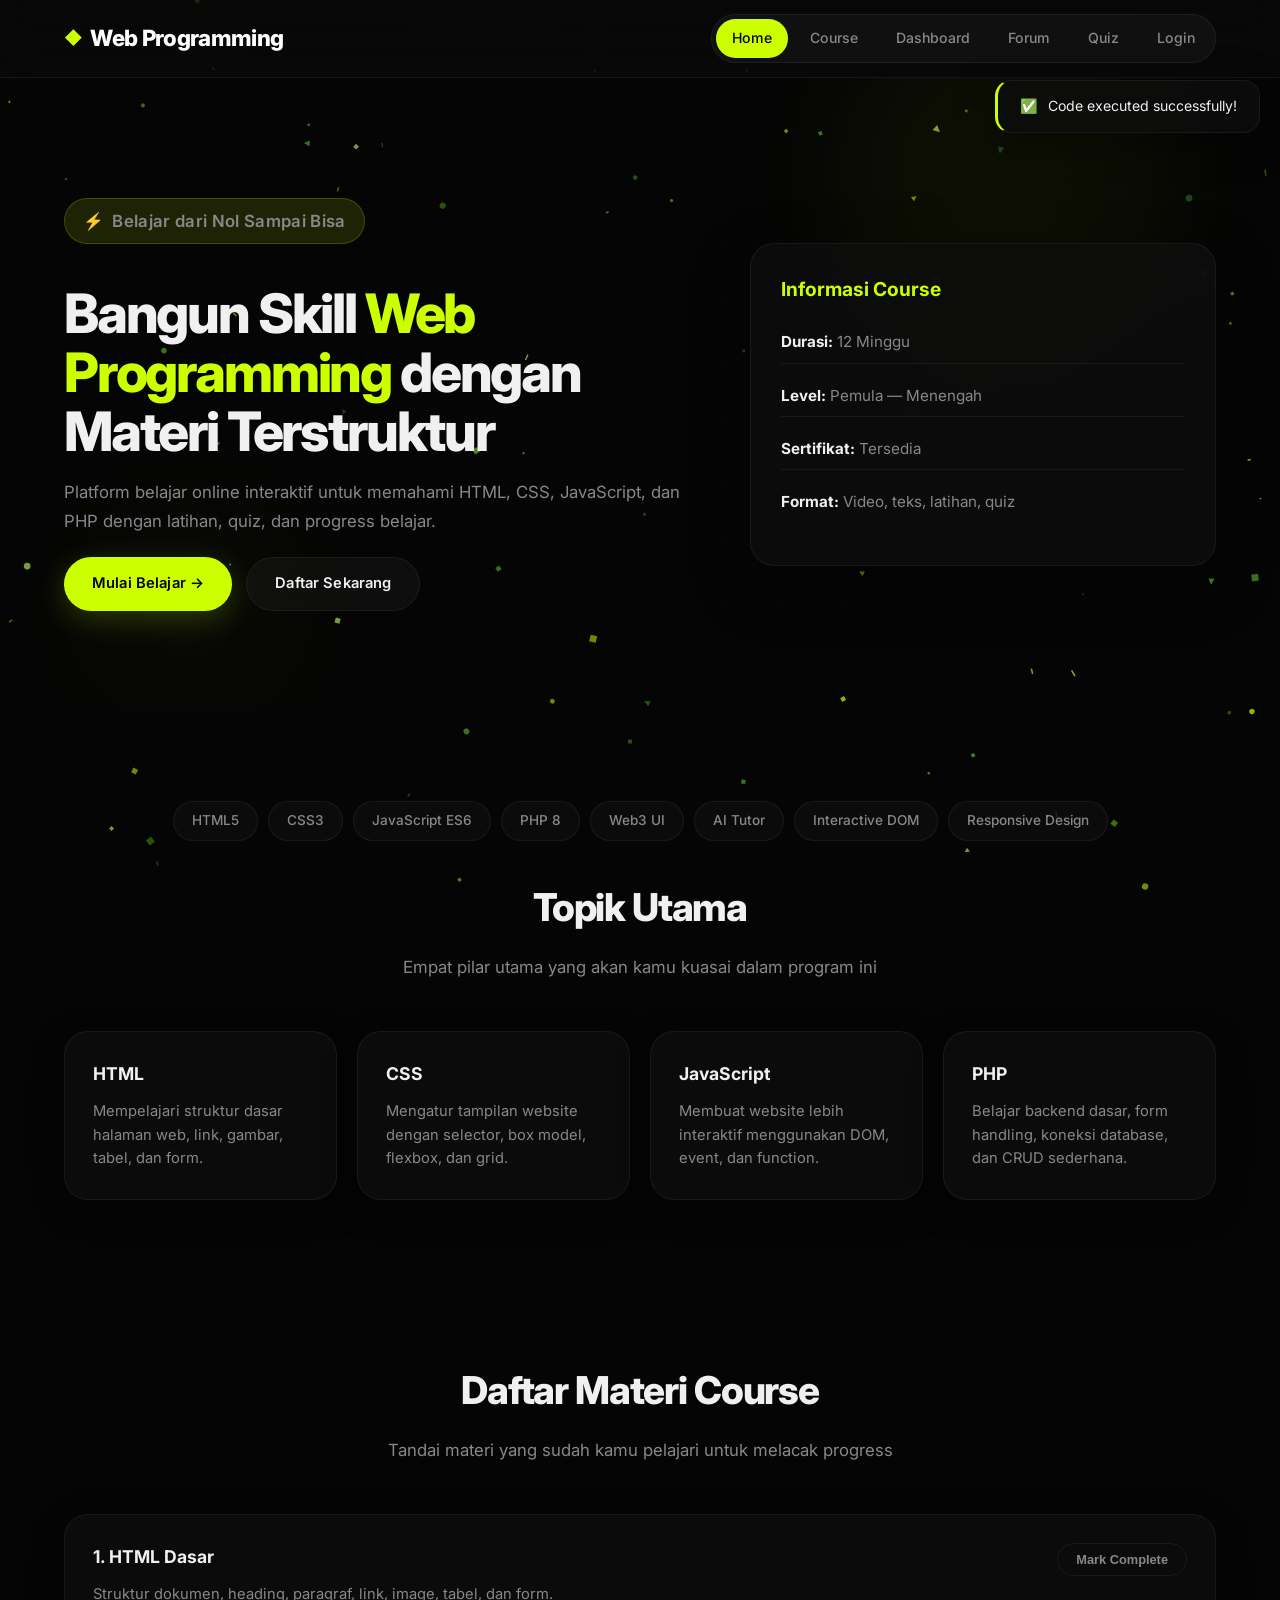
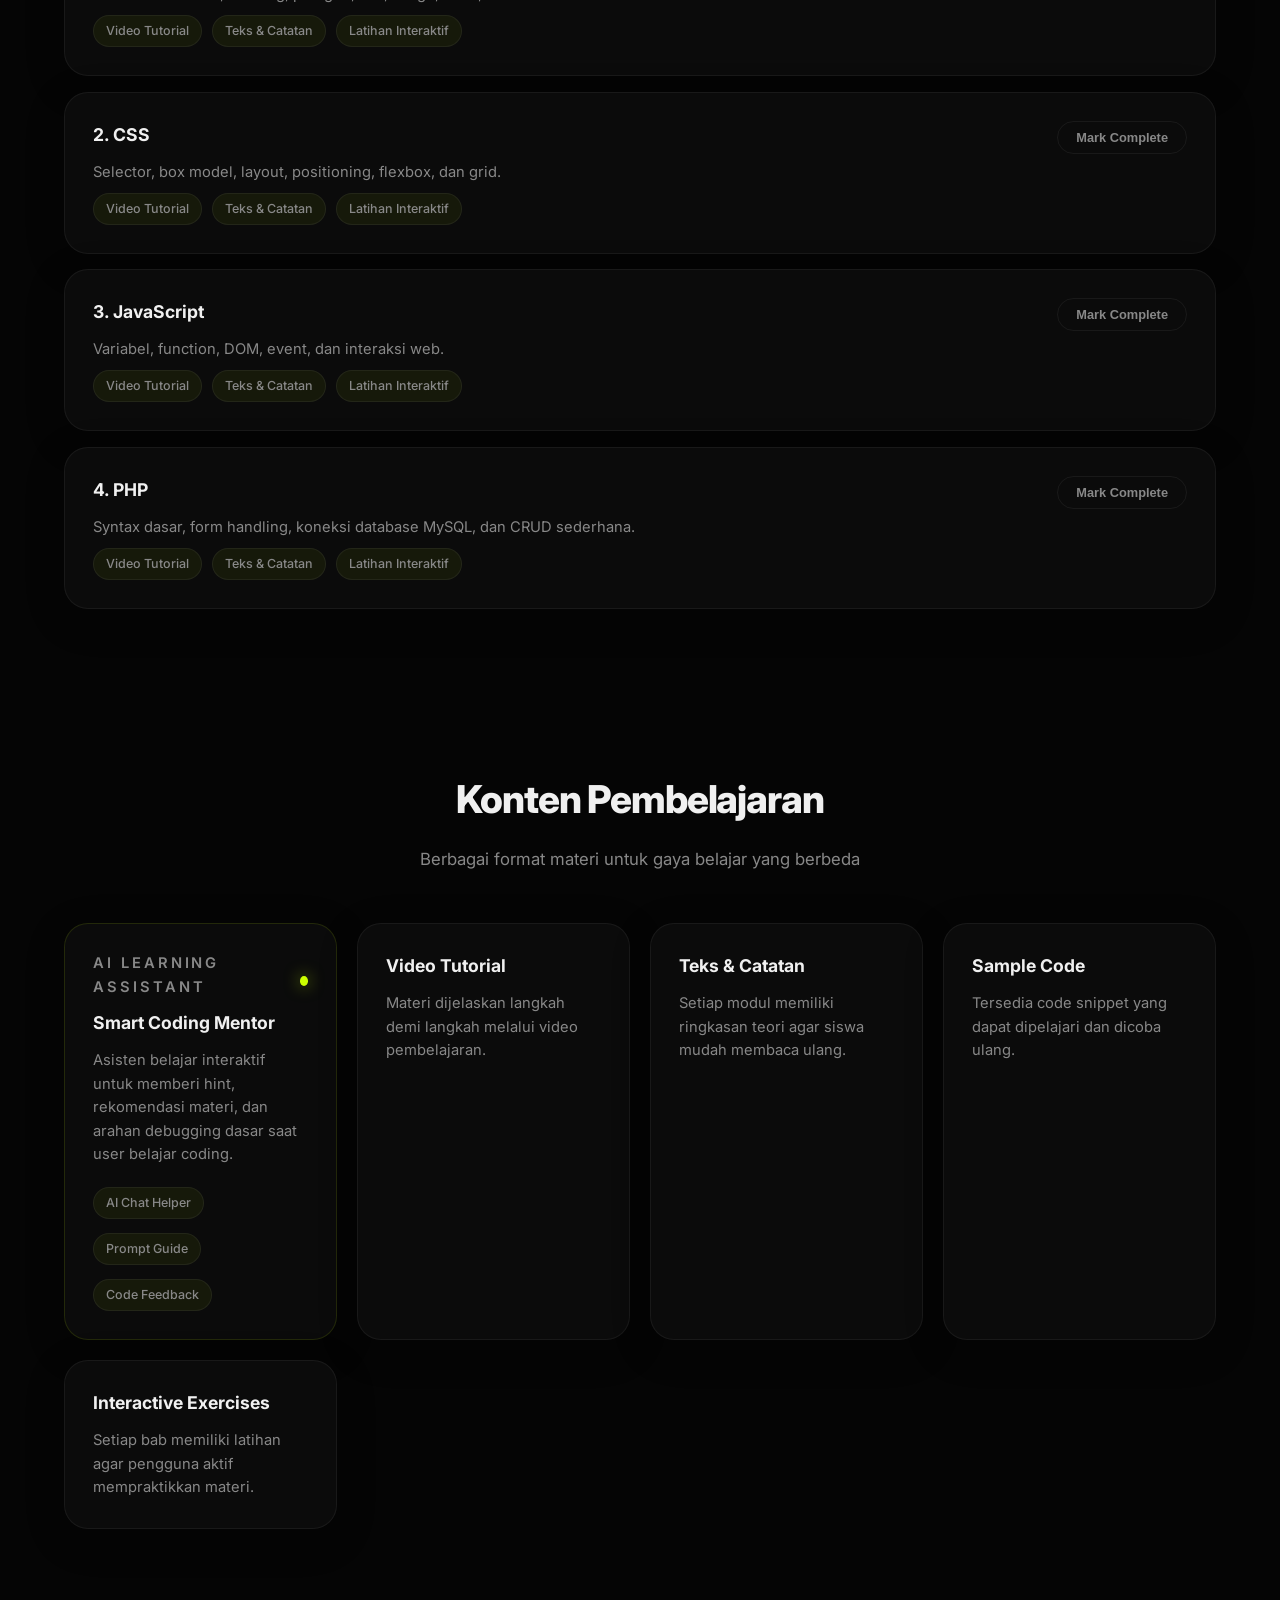
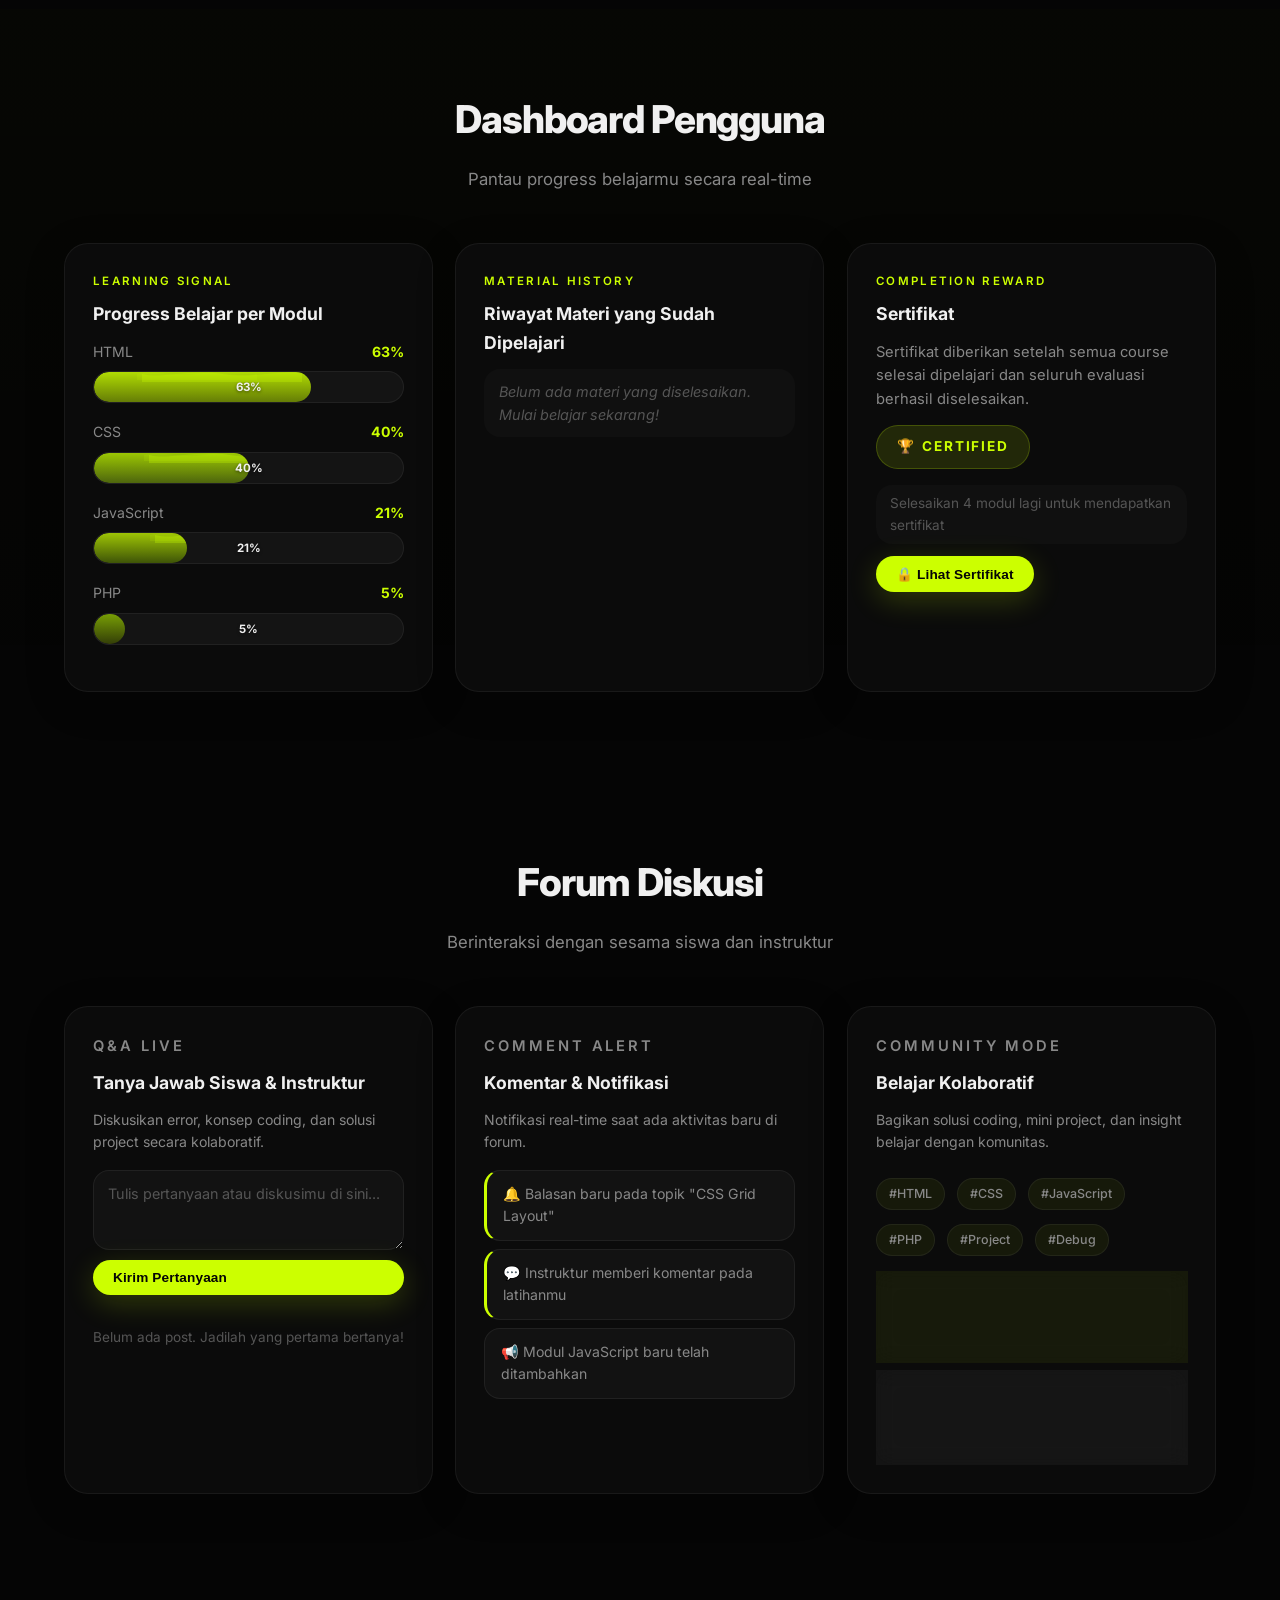
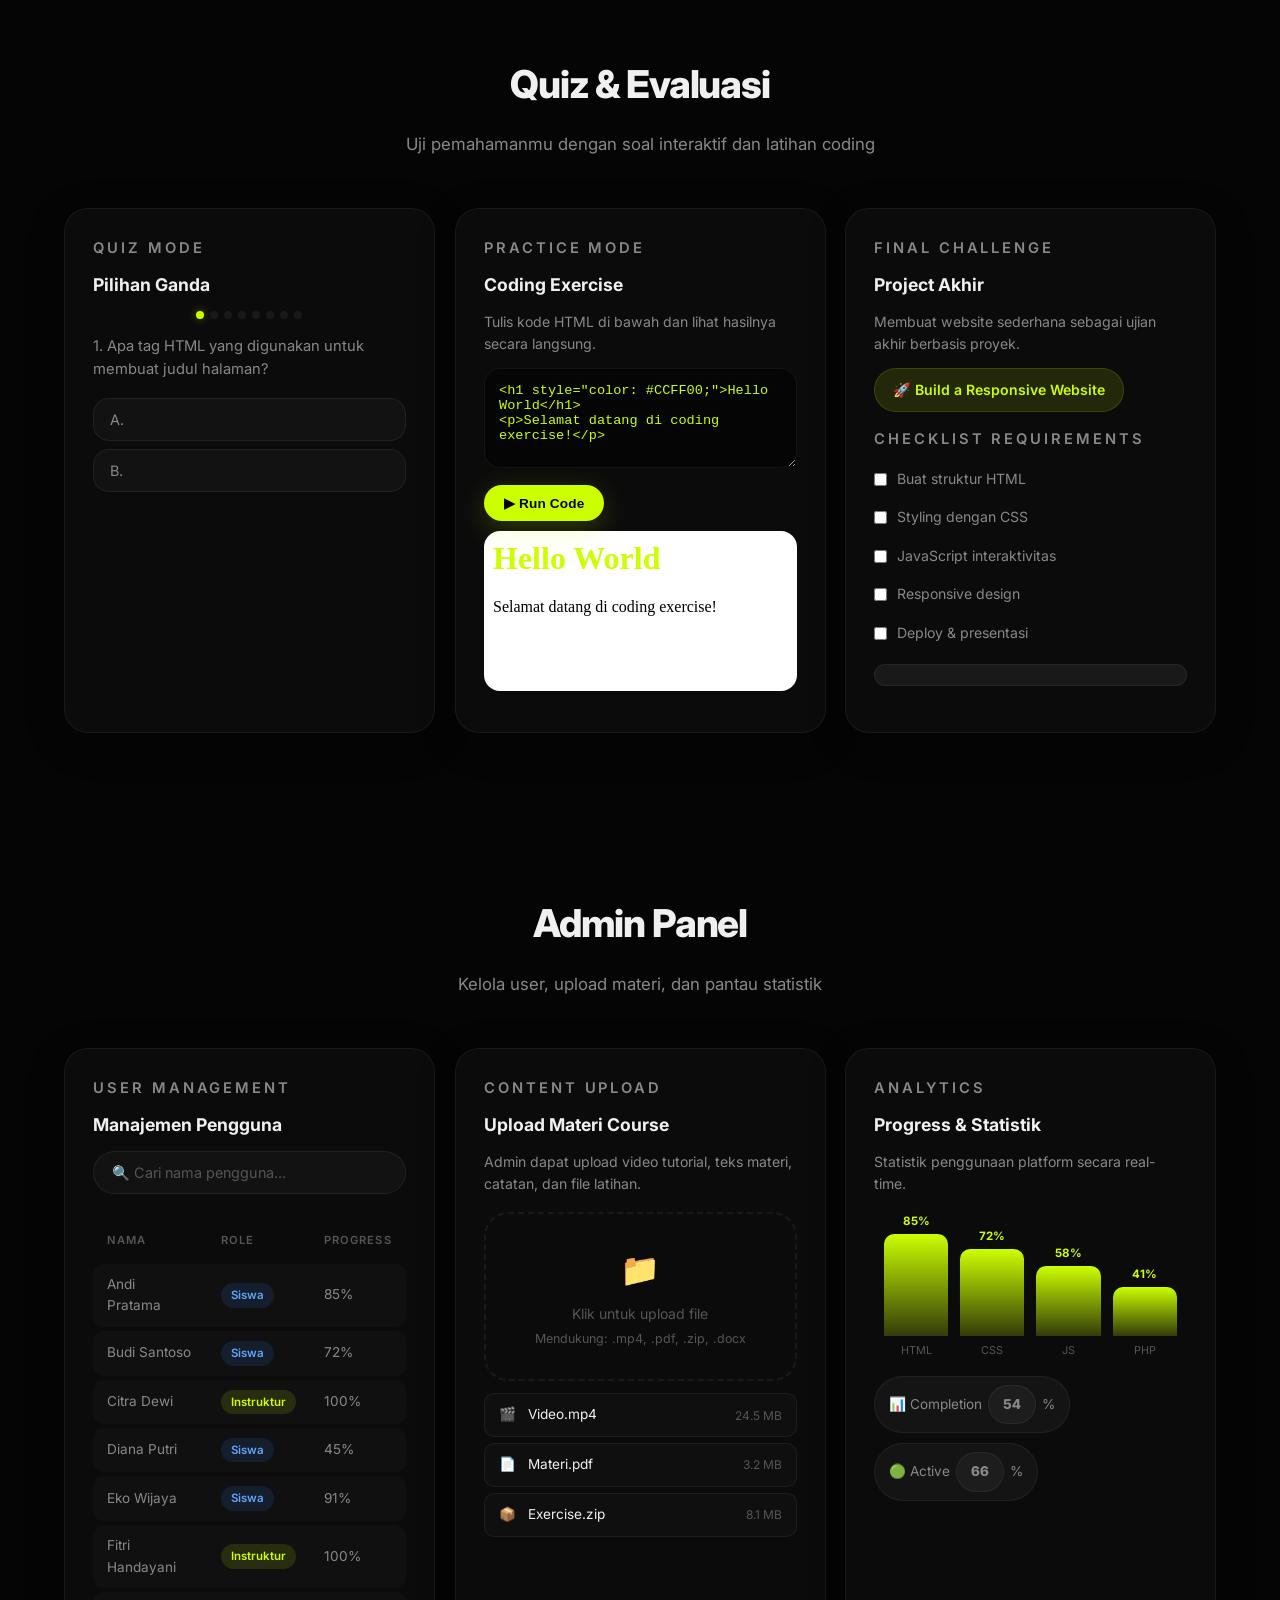
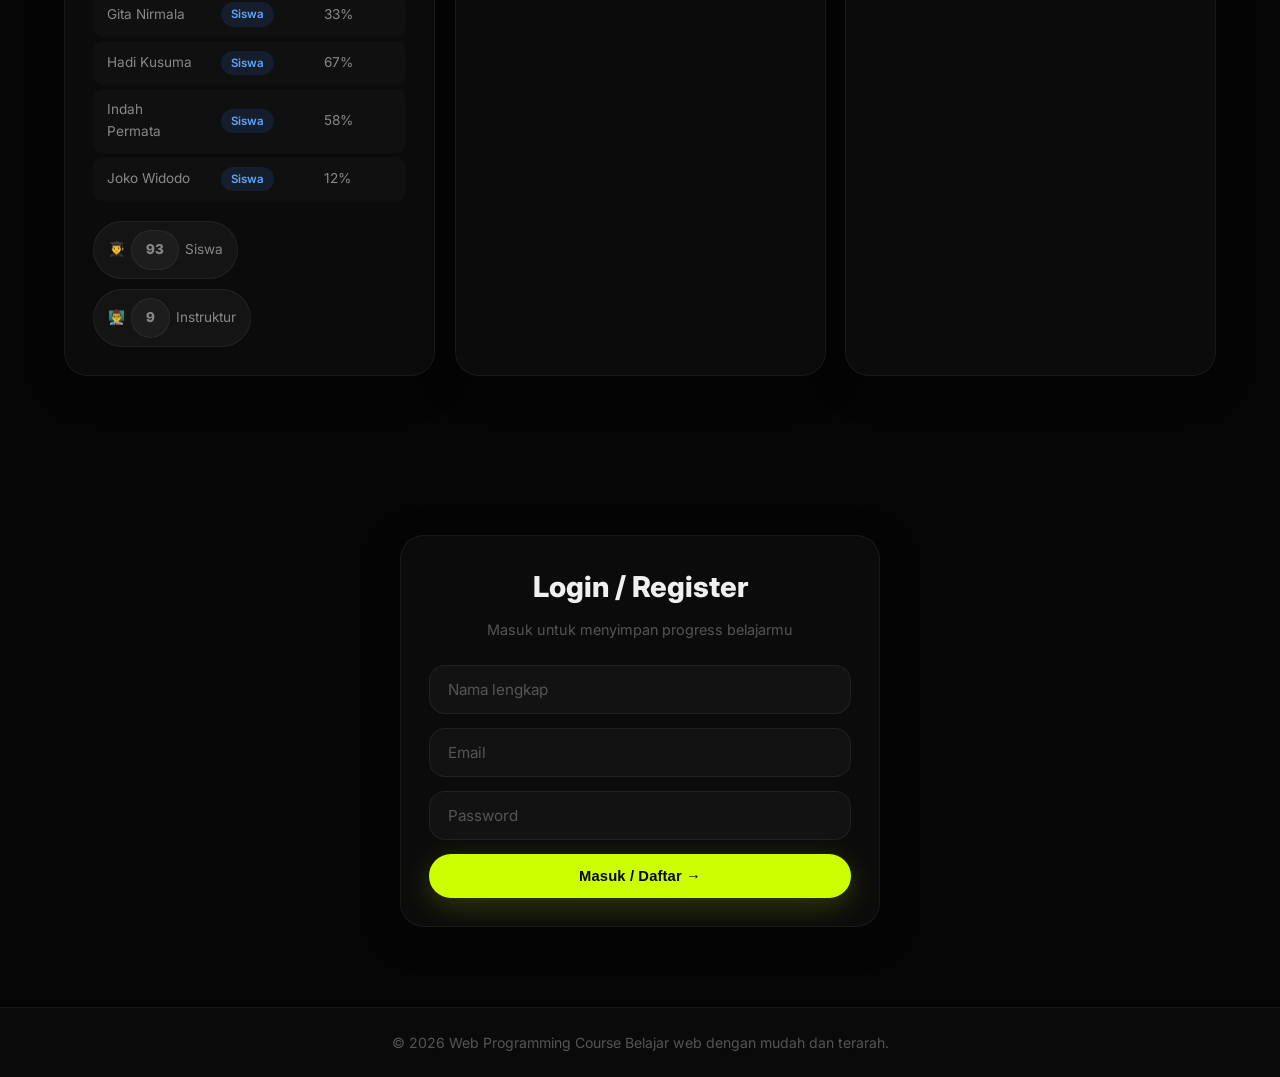
<file: index.html>
<!DOCTYPE html>
<html lang="id">

<head>
  <meta charset="UTF-8" />
  <meta name="viewport" content="width=device-width, initial-scale=1.0" />
  <meta name="description"
    content="Platform belajar Web Programming interaktif — HTML, CSS, JavaScript, PHP dengan quiz, forum diskusi, dan sertifikat." />
  <title>Course Web Programming Rasya </title>
  <link rel="stylesheet" href="style.css" />
</head>

<body>
  <div class="interactive-bg">
    <canvas id="particle-canvas"></canvas>
    <div class="grid-layer"></div>
  </div>

  <!-- Toast Notifications Container -->
  <div class="toast-container" id="toast-container"></div>

  <!-- Certificate Modal -->
  <div class="modal-overlay" id="certificate-modal">
    <div class="modal-content">
      <button class="modal-close" id="cert-modal-close">&times;</button>
      <div class="certificate-display">
        <div class="cert-icon">🏆</div>
        <h3>Certificate of Completion</h3>
        <p class="cert-detail">Web Programming Course</p>
        <p class="cert-name" id="cert-user-name">— Your Name —</p>
        <p class="cert-detail">has successfully completed all modules including<br>HTML, CSS, JavaScript, and PHP</p>
        <p class="cert-date" id="cert-date"></p>
      </div>
      <div style="display: flex; gap: 10px; margin-top: 20px; justify-content: center;">
        <button class="btn btn-primary btn-sm" id="cert-download">⬇ Download Certificate</button>
        <button class="btn btn-secondary btn-sm" id="cert-modal-close-btn">Close</button>
      </div>
    </div>
  </div>

  <header class="navbar">
    <div class="container">
      <h1 class="logo">Web Programming</h1>
      <nav>
        <ul class="nav-menu" id="nav-menu">
          <li><a href="#home" class="active">Home</a></li>
          <li><a href="#course">Course</a></li>
          <li><a href="#dashboard">Dashboard</a></li>
          <li><a href="#forum">Forum</a></li>
          <li><a href="#quiz-section">Quiz</a></li>
          <li><a href="#login">Login</a></li>
        </ul>
      </nav>
    </div>
  </header>

  <main>
    <!-- ═══════════════ HERO ═══════════════ -->
    <section class="hero" id="home">
      <div class="container hero-content">
        <div class="hero-text">
          <p class="badge">Belajar dari Nol Sampai Bisa</p>
          <h2>Bangun Skill <span class="accent-word">Web Programming</span> dengan Materi Terstruktur</h2>
          <p>
            Platform belajar online interaktif untuk memahami HTML, CSS,
            JavaScript, dan PHP dengan latihan, quiz, dan progress belajar.
          </p>
          <div class="hero-buttons">
            <a href="#course" class="btn btn-primary">Mulai Belajar →</a>
            <a href="#login" class="btn btn-secondary">Daftar Sekarang</a>
          </div>
        </div>
        <div class="hero-card">
          <h3>Informasi Course</h3>
          <ul>
            <li><strong>Durasi:</strong> 12 Minggu</li>
            <li><strong>Level:</strong> Pemula — Menengah</li>
            <li><strong>Sertifikat:</strong> Tersedia</li>
            <li><strong>Format:</strong> Video, teks, latihan, quiz</li>
          </ul>
        </div>
      </div>
    </section>

    <!-- ═══════════════ TOPICS ═══════════════ -->
    <section class="topics reveal">
      <div class="container">
        <div class="tech-marquee">
          <span>HTML5</span>
          <span>CSS3</span>
          <span>JavaScript ES6</span>
          <span>PHP 8</span>
          <span>Web3 UI</span>
          <span>AI Tutor</span>
          <span>Interactive DOM</span>
          <span>Responsive Design</span>
        </div>

        <h2 class="section-title">Topik Utama</h2>
        <p class="section-subtitle">Empat pilar utama yang akan kamu kuasai dalam program ini</p>
        <div class="card-grid">
          <article class="card">
            <h3>HTML</h3>
            <p>Mempelajari struktur dasar halaman web, link, gambar, tabel, dan form.</p>
          </article>
          <article class="card">
            <h3>CSS</h3>
            <p>Mengatur tampilan website dengan selector, box model, flexbox, dan grid.</p>
          </article>
          <article class="card">
            <h3>JavaScript</h3>
            <p>Membuat website lebih interaktif menggunakan DOM, event, dan function.</p>
          </article>
          <article class="card">
            <h3>PHP</h3>
            <p>Belajar backend dasar, form handling, koneksi database, dan CRUD sederhana.</p>
          </article>
        </div>
      </div>
    </section>

    <!-- ═══════════════ COURSE MATERIALS ═══════════════ -->
    <section class="course-section reveal" id="course">
      <div class="container">
        <h2 class="section-title">Daftar Materi Course</h2>
        <p class="section-subtitle">Tandai materi yang sudah kamu pelajari untuk melacak progress</p>
        <div class="course-list" id="course-list">
          <article class="course-item" data-module="html">
            <div class="course-info">
              <h3>1. HTML Dasar</h3>
              <p>Struktur dokumen, heading, paragraf, link, image, tabel, dan form.</p>
              <span class="tag">Video Tutorial</span>
              <span class="tag">Teks & Catatan</span>
              <span class="tag">Latihan Interaktif</span>
            </div>
            <button class="btn-mark-complete" data-course="html-dasar" onclick="toggleCourseComplete(this)">Mark
              Complete</button>
          </article>

          <article class="course-item" data-module="css">
            <div class="course-info">
              <h3>2. CSS</h3>
              <p>Selector, box model, layout, positioning, flexbox, dan grid.</p>
              <span class="tag">Video Tutorial</span>
              <span class="tag">Teks & Catatan</span>
              <span class="tag">Latihan Interaktif</span>
            </div>
            <button class="btn-mark-complete" data-course="css" onclick="toggleCourseComplete(this)">Mark
              Complete</button>
          </article>

          <article class="course-item" data-module="js">
            <div class="course-info">
              <h3>3. JavaScript</h3>
              <p>Variabel, function, DOM, event, dan interaksi web.</p>
              <span class="tag">Video Tutorial</span>
              <span class="tag">Teks & Catatan</span>
              <span class="tag">Latihan Interaktif</span>
            </div>
            <button class="btn-mark-complete" data-course="javascript" onclick="toggleCourseComplete(this)">Mark
              Complete</button>
          </article>

          <article class="course-item" data-module="php">
            <div class="course-info">
              <h3>4. PHP</h3>
              <p>Syntax dasar, form handling, koneksi database MySQL, dan CRUD sederhana.</p>
              <span class="tag">Video Tutorial</span>
              <span class="tag">Teks & Catatan</span>
              <span class="tag">Latihan Interaktif</span>
            </div>
            <button class="btn-mark-complete" data-course="php" onclick="toggleCourseComplete(this)">Mark
              Complete</button>
          </article>
        </div>
      </div>
    </section>

    <!-- ═══════════════ LEARNING CONTENT ═══════════════ -->
    <section class="learning-content reveal">
      <div class="container">
        <h2 class="section-title">Konten Pembelajaran</h2>
        <p class="section-subtitle">Berbagai format materi untuk gaya belajar yang berbeda</p>
        <div class="card-grid">
          <article class="card ai-card">
            <div class="ai-card-top">
              <p class="mini-label">AI Learning Assistant</p>
              <span class="status-dot"></span>
            </div>
            <h3>Smart Coding Mentor</h3>
            <p>
              Asisten belajar interaktif untuk memberi hint, rekomendasi materi,
              dan arahan debugging dasar saat user belajar coding.
            </p>
            <div class="ai-pill-row">
              <span class="tag">AI Chat Helper</span>
              <span class="tag">Prompt Guide</span>
              <span class="tag">Code Feedback</span>
            </div>
          </article>
          <article class="card">
            <h3>Video Tutorial</h3>
            <p>Materi dijelaskan langkah demi langkah melalui video pembelajaran.</p>
          </article>
          <article class="card">
            <h3>Teks & Catatan</h3>
            <p>Setiap modul memiliki ringkasan teori agar siswa mudah membaca ulang.</p>
          </article>
          <article class="card">
            <h3>Sample Code</h3>
            <p>Tersedia code snippet yang dapat dipelajari dan dicoba ulang.</p>
          </article>
          <article class="card">
            <h3>Interactive Exercises</h3>
            <p>Setiap bab memiliki latihan agar pengguna aktif mempraktikkan materi.</p>
          </article>
        </div>
      </div>
    </section>

    <!-- Feature Showcase removed -->

    <!-- ═══════════════ DASHBOARD ═══════════════ -->
    <section class="dashboard reveal" id="dashboard">
      <div class="container">
        <h2 class="section-title">Dashboard Pengguna</h2>
        <p class="section-subtitle">Pantau progress belajarmu secara real-time</p>
        <div class="dashboard-grid">
          <!-- Progress Card -->
          <div class="dashboard-card" id="progress-card">
            <p class="mini-label">Learning Signal</p>
            <h3>Progress Belajar per Modul</h3>

            <div class="progress-label"><span>HTML</span><span id="html-percent">0%</span></div>
            <div class="liquid-progress-bar" data-percent="70" data-color="html">
              <div class="liquid-fill" id="progress-html">
                <div class="liquid-wave"></div>
                <div class="liquid-wave liquid-wave-back"></div>
              </div>
              <span class="liquid-percent-text">0%</span>
            </div>

            <div class="progress-label"><span>CSS</span><span id="css-percent">0%</span></div>
            <div class="liquid-progress-bar" data-percent="50" data-color="css">
              <div class="liquid-fill" id="progress-css">
                <div class="liquid-wave"></div>
                <div class="liquid-wave liquid-wave-back"></div>
              </div>
              <span class="liquid-percent-text">0%</span>
            </div>

            <div class="progress-label"><span>JavaScript</span><span id="js-percent">0%</span></div>
            <div class="liquid-progress-bar" data-percent="30" data-color="js">
              <div class="liquid-fill" id="progress-js">
                <div class="liquid-wave"></div>
                <div class="liquid-wave liquid-wave-back"></div>
              </div>
              <span class="liquid-percent-text">0%</span>
            </div>

            <div class="progress-label"><span>PHP</span><span id="php-percent">0%</span></div>
            <div class="liquid-progress-bar" data-percent="10" data-color="php">
              <div class="liquid-fill" id="progress-php">
                <div class="liquid-wave"></div>
                <div class="liquid-wave liquid-wave-back"></div>
              </div>
              <span class="liquid-percent-text">0%</span>
            </div>
          </div>

          <!-- History Card -->
          <div class="dashboard-card timeline-card">
            <p class="mini-label">Material History</p>
            <h3>Riwayat Materi yang Sudah Dipelajari</h3>
            <ul class="timeline-list" id="history-list">
              <li class="empty-state">Belum ada materi yang diselesaikan. Mulai belajar sekarang!</li>
            </ul>
          </div>

          <!-- Certificate Card -->
          <div class="dashboard-card certificate-card">
            <p class="mini-label">Completion Reward</p>
            <h3>Sertifikat</h3>
            <p style="color: var(--text-secondary); font-size: 0.92rem;">
              Sertifikat diberikan setelah semua course selesai dipelajari
              dan seluruh evaluasi berhasil diselesaikan.
            </p>
            <div class="certificate-badge">CERTIFIED</div>
            <div class="certificate-status" id="cert-status">
              Selesaikan semua 4 modul untuk mendapatkan sertifikat
            </div>
            <button class="btn btn-primary small-btn" id="btn-view-cert" onclick="openCertificateModal()" disabled>
              🔒 Lihat Sertifikat
            </button>
          </div>
        </div>
      </div>
    </section>

    <!-- ═══════════════ FORUM ═══════════════ -->
    <section class="forum reveal" id="forum">
      <div class="container">
        <h2 class="section-title">Forum Diskusi</h2>
        <p class="section-subtitle">Berinteraksi dengan sesama siswa dan instruktur</p>
        <div class="forum-grid">
          <!-- Q&A Card with real posting -->
          <article class="card forum-card">
            <p class="mini-label">Q&A Live</p>
            <h3>Tanya Jawab Siswa & Instruktur</h3>
            <p style="color: var(--text-secondary); font-size: 0.88rem;">Diskusikan error, konsep coding, dan solusi
              project secara kolaboratif.</p>

            <div class="forum-post-form">
              <textarea id="forum-input" placeholder="Tulis pertanyaan atau diskusimu di sini..."
                maxlength="500"></textarea>
              <button class="btn btn-primary btn-sm" onclick="postForumMessage()">Kirim Pertanyaan</button>
            </div>

            <div class="forum-posts-list" id="forum-posts">
              <!-- Posts loaded dynamically -->
            </div>
          </article>

          <!-- Notifications -->
          <article class="card forum-card">
            <p class="mini-label">Comment Alert</p>
            <h3>Komentar & Notifikasi</h3>
            <p style="color: var(--text-secondary); font-size: 0.88rem;">Notifikasi real-time saat ada aktivitas baru di
              forum.</p>
            <div class="notification-stack" id="notification-stack">
              <div class="notification-item unread">🔔 Balasan baru pada topik "CSS Grid Layout"</div>
              <div class="notification-item unread">💬 Instruktur memberi komentar pada latihanmu</div>
              <div class="notification-item">📢 Modul JavaScript baru telah ditambahkan</div>
            </div>
          </article>

          <!-- Community -->
          <article class="card forum-card">
            <p class="mini-label">Community Mode</p>
            <h3>Belajar Kolaboratif</h3>
            <p style="color: var(--text-secondary); font-size: 0.88rem;">Bagikan solusi coding, mini project, dan
              insight belajar dengan komunitas.</p>
            <div class="forum-tags">
              <span class="tag">#HTML</span>
              <span class="tag">#CSS</span>
              <span class="tag">#JavaScript</span>
              <span class="tag">#PHP</span>
              <span class="tag">#Project</span>
              <span class="tag">#Debug</span>
            </div>
            <div class="chat-preview" style="margin-top: 16px;">
              <div class="chat-bubble student">
                <div class="bubble-meta"><span class="bubble-author">Siswa</span><span>2 min ago</span></div>
                Bagaimana cara pakai flexbox untuk navbar?
              </div>
              <div class="chat-bubble instructor">
                <div class="bubble-meta"><span class="bubble-author">Instruktur</span><span>1 min ago</span></div>
                Gunakan <code>display: flex</code> lalu atur <code>justify-content</code>.
              </div>
            </div>
          </article>
        </div>
      </div>
    </section>

    <!-- ═══════════════ QUIZ & EVALUATION ═══════════════ -->
    <section class="quiz-section reveal" id="quiz-section">
      <div class="container">
        <h2 class="section-title">Quiz & Evaluasi</h2>
        <p class="section-subtitle">Uji pemahamanmu dengan soal interaktif dan latihan coding</p>
        <div class="card-grid">
          <!-- Interactive Quiz -->
          <article class="card quiz-card">
            <p class="mini-label">Quiz Mode</p>
            <h3>Pilihan Ganda</h3>
            <div class="quiz-progress-indicator" id="quiz-progress">
              <!-- dots generated by JS -->
            </div>
            <p id="quiz-question" style="color: var(--text-secondary); font-size: 0.92rem; margin-bottom: 12px;">Loading
              question...</p>
            <div class="quiz-options" id="quiz-options">
              <!-- options generated by JS -->
            </div>
            <div style="display: flex; gap: 10px; margin-top: 14px;">
              <button class="btn btn-secondary btn-sm" id="quiz-next" onclick="nextQuizQuestion()"
                style="display:none;">Next →</button>
              <button class="btn btn-primary btn-sm" id="quiz-restart" onclick="restartQuiz()" style="display:none;">🔄
                Restart Quiz</button>
            </div>
            <div class="quiz-score-display" id="quiz-score" style="display:none;">
              <div class="score-number" id="score-value">0/0</div>
              <div class="score-label">Jawaban Benar</div>
            </div>
          </article>

          <!-- Coding Exercise -->
          <article class="card quiz-card">
            <p class="mini-label">Practice Mode</p>
            <h3>Coding Exercise</h3>
            <p style="color: var(--text-secondary); font-size: 0.88rem;">Tulis kode HTML di bawah dan lihat hasilnya
              secara langsung.</p>
            <textarea class="code-editor-area" id="code-editor" placeholder="<!-- Tulis kode HTML di sini -->
<h1>Hello World</h1>
<p style='color: green;'>Ini adalah latihan coding!</p>">&lt;h1 style="color: #CCFF00;"&gt;Hello World&lt;/h1&gt;
&lt;p&gt;Selamat datang di coding exercise!&lt;/p&gt;</textarea>
            <button class="btn btn-primary btn-sm" onclick="runCode()" style="margin-top: 10px;">▶ Run Code</button>
            <div class="code-output-frame">
              <iframe id="code-output" title="Code Output" sandbox="allow-same-origin"></iframe>
            </div>
          </article>

          <!-- Final Project -->
          <article class="card quiz-card">
            <p class="mini-label">Final Challenge</p>
            <h3>Project Akhir</h3>
            <p style="color: var(--text-secondary); font-size: 0.88rem;">Membuat website sederhana sebagai ujian akhir
              berbasis proyek.</p>
            <div class="project-chip">🚀 Build a Responsive Website</div>
            <div style="margin-top: 16px;">
              <p class="mini-label" style="margin-bottom: 8px;">Checklist Requirements</p>
              <div id="project-checklist">
                <label
                  style="display: flex; align-items: center; gap: 10px; padding: 8px 0; cursor: pointer; color: var(--text-secondary); font-size: 0.88rem;">
                  <input type="checkbox" class="project-check" onchange="updateProjectProgress()"> Buat struktur HTML
                </label>
                <label
                  style="display: flex; align-items: center; gap: 10px; padding: 8px 0; cursor: pointer; color: var(--text-secondary); font-size: 0.88rem;">
                  <input type="checkbox" class="project-check" onchange="updateProjectProgress()"> Styling dengan CSS
                </label>
                <label
                  style="display: flex; align-items: center; gap: 10px; padding: 8px 0; cursor: pointer; color: var(--text-secondary); font-size: 0.88rem;">
                  <input type="checkbox" class="project-check" onchange="updateProjectProgress()"> JavaScript
                  interaktivitas
                </label>
                <label
                  style="display: flex; align-items: center; gap: 10px; padding: 8px 0; cursor: pointer; color: var(--text-secondary); font-size: 0.88rem;">
                  <input type="checkbox" class="project-check" onchange="updateProjectProgress()"> Responsive design
                </label>
                <label
                  style="display: flex; align-items: center; gap: 10px; padding: 8px 0; cursor: pointer; color: var(--text-secondary); font-size: 0.88rem;">
                  <input type="checkbox" class="project-check" onchange="updateProjectProgress()"> Deploy & presentasi
                </label>
              </div>
              <div class="progress-bar" style="margin-top: 12px;">
                <div class="progress html" id="project-progress" style="width: 0%;">0%</div>
              </div>
            </div>
          </article>
        </div>
      </div>
    </section>

    <!-- ═══════════════ ADMIN SECTION ═══════════════ -->
    <section class="admin-section reveal">
      <div class="container">
        <h2 class="section-title">Admin Panel</h2>
        <p class="section-subtitle">Kelola user, upload materi, dan pantau statistik</p>
        <div class="card-grid">
          <!-- User Management -->
          <article class="card admin-card">
            <p class="mini-label">User Management</p>
            <h3>Manajemen Pengguna</h3>
            <input type="text" class="admin-search" id="admin-search" placeholder="🔍 Cari nama pengguna..."
              oninput="filterUsers()">
            <table class="admin-user-table">
              <thead>
                <tr>
                  <th>Nama</th>
                  <th>Role</th>
                  <th>Progress</th>
                </tr>
              </thead>
              <tbody id="admin-user-tbody">
                <!-- Populated by JS -->
              </tbody>
            </table>
            <div class="stats-row" style="margin-top: 16px;">
              <span>👨‍🎓 <span class="stat-counter" data-target="128" id="stat-students">0</span> Siswa</span>
              <span>👨‍🏫 <span class="stat-counter" data-target="12" id="stat-instructors">0</span> Instruktur</span>
            </div>
          </article>

          <!-- Upload Materials -->
          <article class="card admin-card">
            <p class="mini-label">Content Upload</p>
            <h3>Upload Materi Course</h3>
            <p style="color: var(--text-secondary); font-size: 0.88rem;">Admin dapat upload video tutorial, teks materi,
              catatan, dan file latihan.</p>
            <div class="upload-area" id="upload-area" onclick="simulateUpload()">
              <div class="upload-icon">📁</div>
              <p>Klik untuk upload file</p>
              <p class="upload-hint">Mendukung: .mp4, .pdf, .zip, .docx</p>
            </div>
            <div class="uploaded-files-list" id="uploaded-files">
              <div class="uploaded-file">
                <span><span class="file-icon">🎬</span> Video.mp4</span>
                <span class="file-size">24.5 MB</span>
              </div>
              <div class="uploaded-file">
                <span><span class="file-icon">📄</span> Materi.pdf</span>
                <span class="file-size">3.2 MB</span>
              </div>
              <div class="uploaded-file">
                <span><span class="file-icon">📦</span> Exercise.zip</span>
                <span class="file-size">8.1 MB</span>
              </div>
            </div>
          </article>

          <!-- Analytics -->
          <article class="card admin-card">
            <p class="mini-label">Analytics</p>
            <h3>Progress & Statistik</h3>
            <p style="color: var(--text-secondary); font-size: 0.88rem;">Statistik penggunaan platform secara real-time.
            </p>
            <div class="stats-chart" id="admin-chart">
              <div class="chart-bar" data-label="HTML" data-value="85" style="height: 0%;">
                <span class="chart-value">85%</span>
              </div>
              <div class="chart-bar" data-label="CSS" data-value="72" style="height: 0%;">
                <span class="chart-value">72%</span>
              </div>
              <div class="chart-bar" data-label="JS" data-value="58" style="height: 0%;">
                <span class="chart-value">58%</span>
              </div>
              <div class="chart-bar" data-label="PHP" data-value="41" style="height: 0%;">
                <span class="chart-value">41%</span>
              </div>
            </div>
            <div class="stats-row" style="margin-top: 40px;">
              <span>📊 Completion <span class="stat-counter" data-target="74" id="stat-completion">0</span>%</span>
              <span>🟢 Active <span class="stat-counter" data-target="91" id="stat-active">0</span>%</span>
            </div>
          </article>
        </div>
      </div>
    </section>

    <section class="login-section reveal" id="login">
      <div class="container login-box">
        <h2>Login / Register</h2>
        <p class="login-subtitle">Masuk untuk menyimpan progress belajarmu</p>
        <form id="login-form" onsubmit="handleLogin(event)">
          <input type="text" id="login-name" placeholder="Nama lengkap" required />
          <input type="email" id="login-email" placeholder="Email" required />
          <input type="password" placeholder="Password" required />
          <button type="submit" class="btn btn-primary">Masuk / Daftar →</button>
        </form>
      </div>
    </section>
  </main>

  <footer class="footer">
    <div class="container">
      <p>© 2026 Web Programming Course Belajar web dengan mudah dan terarah.</p>
    </div>
  </footer>

  <script src="script.js"></script>
</body>

</html>
</file>
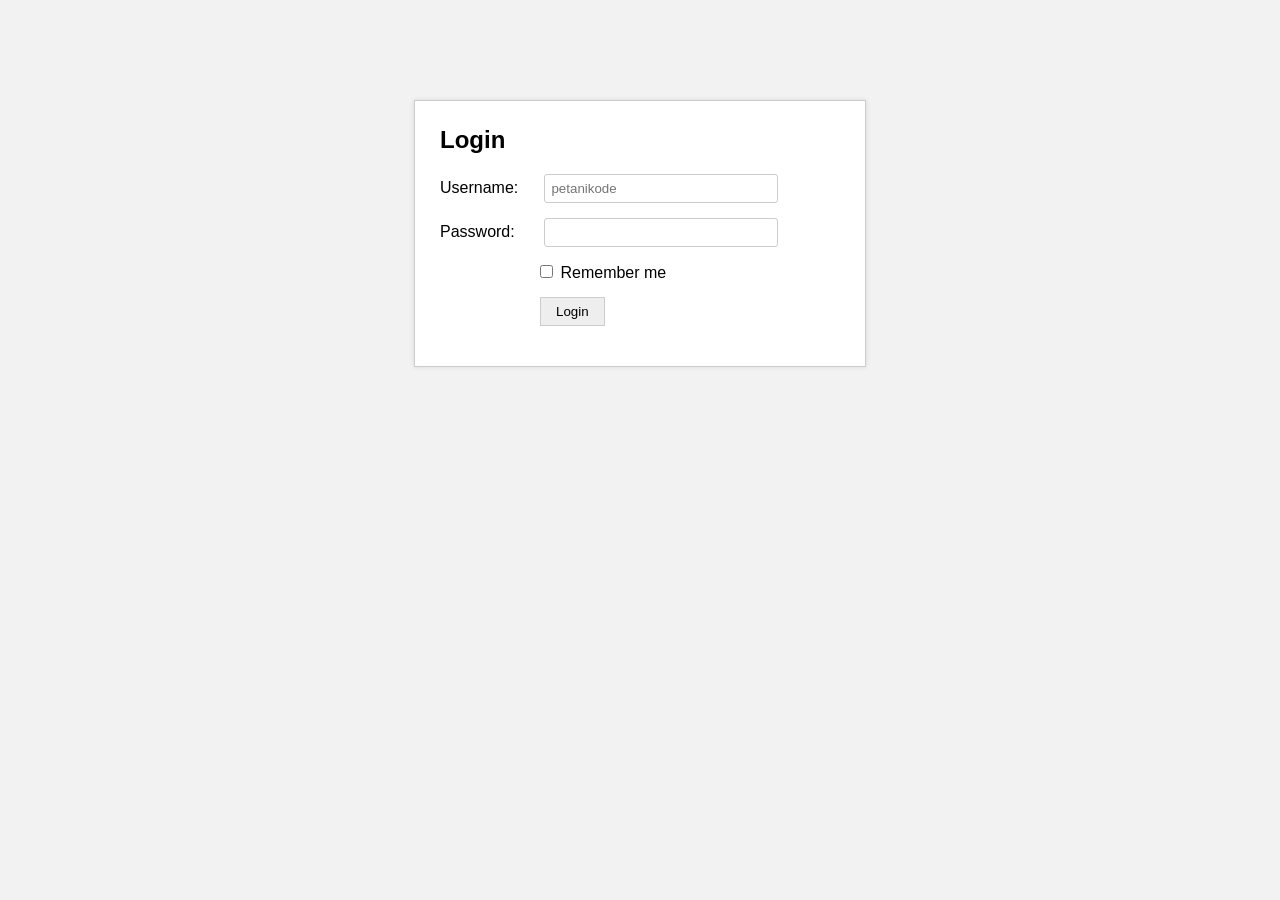
<file: Login-Tabel/login.html>
<!DOCTYPE html>
<html lang="id">
<head>
<meta charset="UTF-8">
<meta name="viewport" content="width=device-width, initial-scale=1.0">
<title>Login Form</title>

<style>
body {
    font-family: Arial, sans-serif;
    background-color: #f2f2f2;
}

.login-box {
    width: 400px;
    margin: 100px auto;
    padding: 25px;
    border: 1px solid #ccc;
    background: #fff;
    box-shadow: 0 0 5px rgba(0,0,0,0.1);
}

.login-box h2 {
    margin-top: 0;
    margin-bottom: 20px;
}

.form-group {
    margin-bottom: 15px;
}

label {
    display: inline-block;
    width: 100px;
}

input[type="text"],
input[type="password"] {
    width: 220px;
    padding: 6px;
    border: 1px solid #ccc;
    border-radius: 3px;
}

input[type="checkbox"] {
    margin-left: 100px;
}

button {
    margin-left: 100px;
    padding: 6px 15px;
    border: 1px solid #ccc;
    background-color: #eee;
    cursor: pointer;
}

button:hover {
    background-color: #ddd;
}
</style>
</head>

<body>

<div class="login-box">
    <h2>Login</h2>
    
    <div class="form-group">
        <label>Username:</label>
        <input type="text" placeholder="petanikode">
    </div>
    
    <div class="form-group">
        <label>Password:</label>
        <input type="password">
    </div>
    
    <div class="form-group">
        <input type="checkbox"> Remember me
    </div>
    
    <div class="form-group">
        <button>Login</button>
    </div>
</div>

</body>
</html>
</file>
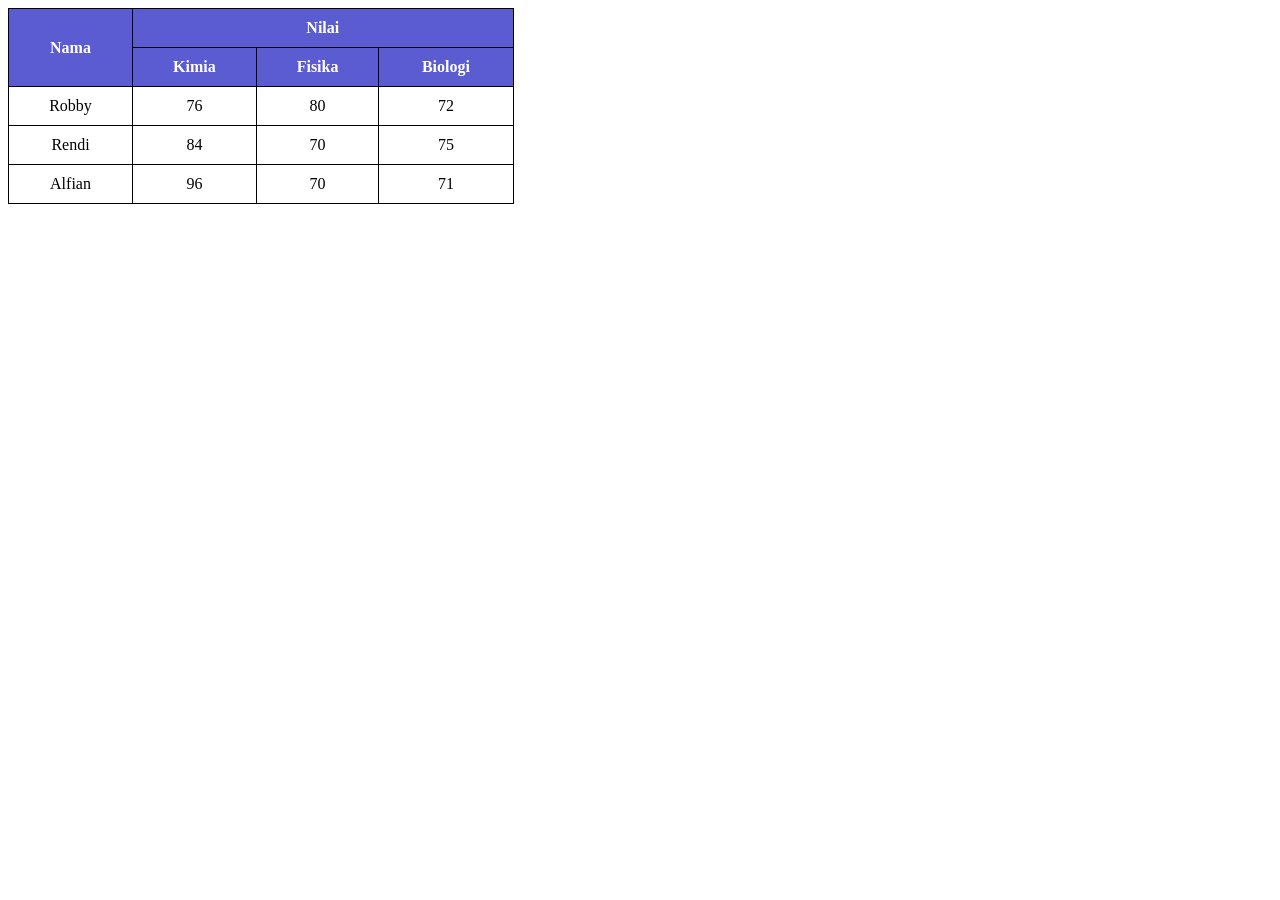
<file: Login-Tabel/tabel.html>
<html>
    <head>
        <title>Tabel Nilai</title>
        <style>
            table {
                border-collapse: collapse;
                width: 40%;
            }
            th, td {
                border: 1px solid rgb(0, 0, 0);
                padding: 10px;
                text-align: center;
            }
            th {
                background-color: rgb(92, 92, 210);
                color: white
            }
        </style>
    </head>
</html>
<table>
    <tr>
        <th rowspan="2">Nama</th>
        <th colspan="10">Nilai</th>
    </tr>
    <tr>
        <th>Kimia</th>
        <th>Fisika</th>
        <th>Biologi</th>
    </tr>
        <td>Robby</td>
        <td>76</td>
        <td>80</td>
        <td>72</td>
    </tr>
    <tr>
        <td>Rendi</td>
        <td>84</td>
        <td>70</td>
        <td>75</td>
    </tr>
    <tr>
        <td>Alfian</td>
        <td>96</td>
        <td>70</td>
        <td>71</td>
    </tr>
</table>
</file>
<file: style.css>
@import url('https://fonts.googleapis.com/css2?family=Inter:wght@300;400;500;600;700;800;900&display=swap');

* {
  margin: 0;
  padding: 0;
  box-sizing: border-box;
}

:root {
  --mouse-x: 50vw;
  --mouse-y: 50vh;
  --wave-x: 50%;
  --bg-primary: #050505;
  --bg-secondary: #0a0a0a;
  --bg-card: rgba(14, 14, 14, 0.85);
  --bg-card-hover: rgba(20, 20, 20, 0.92);
  --accent: #CCFF00;
  --accent-dim: rgba(204, 255, 0, 0.12);
  --accent-glow: rgba(204, 255, 0, 0.3);
  --accent-soft: rgba(204, 255, 0, 0.06);
  --text-primary: #f0f0f0;
  --text-secondary: #888;
  --text-muted: #555;
  --border: rgba(255, 255, 255, 0.06);
  --border-hover: rgba(204, 255, 0, 0.25);
  --glass: rgba(255, 255, 255, 0.03);
  --glass-border: rgba(255, 255, 255, 0.08);
  --radius-sm: 10px;
  --radius-md: 16px;
  --radius-lg: 24px;
  --radius-pill: 999px;
  --shadow-glow: 0 0 40px rgba(204, 255, 0, 0.08);
  --transition-fast: 0.2s cubic-bezier(0.4, 0, 0.2, 1);
  --transition-smooth: 0.4s cubic-bezier(0.4, 0, 0.2, 1);
}

html {
  scroll-behavior: smooth;
}

body {
  font-family: 'Inter', -apple-system, BlinkMacSystemFont, sans-serif;
  line-height: 1.6;
  background: var(--bg-primary);
  color: var(--text-primary);
  overflow-x: hidden;
  -webkit-font-smoothing: antialiased;
}

.container {
  width: 90%;
  max-width: 1200px;
  margin: 0 auto;
  position: relative;
  z-index: 2;
}

/* ═══════════════════════════════════════
   INTERACTIVE BACKGROUND
   ═══════════════════════════════════════ */
.interactive-bg {
  position: fixed;
  inset: 0;
  overflow: hidden;
  pointer-events: none;
  z-index: 0;
}

.mouse-glow {
  display: none;
}

#particle-canvas {
  position: absolute;
  inset: 0;
  width: 100%;
  height: 100%;
}

.grid-layer {
  position: absolute;
  inset: 0;
  background-image:
    linear-gradient(rgba(204, 255, 0, 0.02) 1px, transparent 1px),
    linear-gradient(90deg, rgba(204, 255, 0, 0.02) 1px, transparent 1px);
  background-size: 60px 60px;
  mask-image: radial-gradient(circle at center, black 25%, transparent 85%);
  opacity: 0.6;
}

/* ═══════════════════════════════════════
   NAVBAR — Glassmorphic Pill
   ═══════════════════════════════════════ */
.navbar {
  background: rgba(10, 10, 10, 0.6);
  color: white;
  padding: 14px 0;
  position: sticky;
  top: 0;
  z-index: 100;
  backdrop-filter: blur(24px);
  -webkit-backdrop-filter: blur(24px);
  border-bottom: 1px solid var(--border);
}

.navbar .container {
  display: flex;
  justify-content: space-between;
  align-items: center;
  gap: 20px;
}

.logo {
  font-size: 1.4rem;
  font-weight: 800;
  letter-spacing: -0.03em;
  display: flex;
  align-items: center;
  gap: 8px;
}

.logo::before {
  content: "◆";
  color: var(--accent);
  font-size: 1.1rem;
}

.nav-menu {
  list-style: none;
  display: flex;
  gap: 6px;
  flex-wrap: wrap;
  background: rgba(255, 255, 255, 0.04);
  padding: 4px;
  border-radius: var(--radius-pill);
  border: 1px solid var(--border);
}

.nav-menu li a {
  color: var(--text-secondary);
  text-decoration: none;
  font-weight: 500;
  font-size: 0.88rem;
  padding: 8px 16px;
  border-radius: var(--radius-pill);
  transition: var(--transition-fast);
  display: block;
}

.nav-menu li a:hover,
.nav-menu li a.active {
  color: var(--bg-primary);
  background: var(--accent);
  text-decoration: none;
}

/* ═══════════════════════════════════════
   HERO SECTION
   ═══════════════════════════════════════ */
.hero {
  position: relative;
  padding: 120px 0 100px;
  overflow: hidden;
}

.hero::before,
.hero::after {
  content: "";
  position: absolute;
  border-radius: 50%;
  filter: blur(60px);
  opacity: 0.3;
  transition: transform 0.6s ease;
}

.hero::before {
  width: 350px;
  height: 350px;
  top: -80px;
  right: 8%;
  background: rgba(204, 255, 0, 0.15);
}

.hero::after {
  width: 250px;
  height: 250px;
  bottom: -20px;
  left: 5%;
  background: rgba(204, 255, 0, 0.08);
}

.hero:hover::before {
  transform: translate(-20px, 20px) scale(1.1);
}

.hero:hover::after {
  transform: translate(20px, -15px) scale(1.15);
}

.hero-content {
  display: flex;
  justify-content: space-between;
  align-items: center;
  gap: 60px;
  flex-wrap: wrap;
}

.hero-text {
  flex: 1 1 500px;
}

.hero-text h2 {
  font-size: 3.4rem;
  margin: 18px 0;
  color: var(--text-primary);
  line-height: 1.08;
  font-weight: 800;
  letter-spacing: -0.04em;
}

.hero-text h2 span.accent-word {
  color: var(--accent);
}

.hero-text p {
  margin-bottom: 22px;
  color: var(--text-secondary);
  font-size: 1.05rem;
  line-height: 1.7;
}

.badge {
  display: inline-flex;
  align-items: center;
  gap: 8px;
  background: var(--accent-dim);
  color: var(--accent);
  padding: 8px 18px;
  border-radius: var(--radius-pill);
  font-weight: 600;
  font-size: 0.85rem;
  border: 1px solid rgba(204, 255, 0, 0.2);
  letter-spacing: 0.02em;
}

.badge::before {
  content: "⚡";
}

.hero-card {
  flex: 1 1 340px;
  background: var(--bg-card);
  padding: 30px;
  border-radius: var(--radius-lg);
  border: 1px solid var(--border);
  box-shadow: 0 20px 60px rgba(0, 0, 0, 0.4);
  backdrop-filter: blur(20px);
  position: relative;
  z-index: 2;
  transition: var(--transition-smooth);
}

.hero-card:hover {
  border-color: var(--border-hover);
  box-shadow: var(--shadow-glow), 0 20px 60px rgba(0, 0, 0, 0.4);
}

.hero-card h3 {
  margin-bottom: 18px;
  color: var(--accent);
  font-weight: 700;
  font-size: 1.2rem;
}

.hero-card ul {
  list-style: none;
}

.hero-card li {
  margin-bottom: 12px;
  padding: 8px 0;
  border-bottom: 1px solid var(--border);
  color: var(--text-secondary);
  font-size: 0.95rem;
}

.hero-card li:last-child {
  border-bottom: none;
}

.hero-card li strong {
  color: var(--text-primary);
}

.hero-buttons {
  display: flex;
  gap: 14px;
  flex-wrap: wrap;
}

/* ═══════════════════════════════════════
   BUTTONS
   ═══════════════════════════════════════ */
.btn {
  display: inline-flex;
  align-items: center;
  gap: 8px;
  padding: 14px 28px;
  border-radius: var(--radius-pill);
  text-decoration: none;
  font-weight: 600;
  font-size: 0.92rem;
  transition: var(--transition-fast);
  cursor: pointer;
  border: none;
  letter-spacing: 0.01em;
}

.btn-primary {
  background: var(--accent);
  color: var(--bg-primary);
  box-shadow: 0 8px 30px rgba(204, 255, 0, 0.2);
}

.btn-primary:hover {
  transform: translateY(-2px);
  box-shadow: 0 14px 40px rgba(204, 255, 0, 0.35);
  background: #d8ff33;
}

.btn-secondary {
  background: rgba(255, 255, 255, 0.04);
  color: var(--text-primary);
  border: 1px solid var(--border);
  backdrop-filter: blur(12px);
}

.btn-secondary:hover {
  background: rgba(255, 255, 255, 0.08);
  border-color: var(--border-hover);
  transform: translateY(-2px);
}

.btn-sm {
  padding: 10px 20px;
  font-size: 0.85rem;
}

.small-btn {
  margin-top: 12px;
  padding: 10px 20px;
  font-size: 0.85rem;
}

.btn-danger {
  background: rgba(239, 68, 68, 0.15);
  color: #ef4444;
  border: 1px solid rgba(239, 68, 68, 0.2);
}

.btn-danger:hover {
  background: rgba(239, 68, 68, 0.25);
}

/* ═══════════════════════════════════════
   SECTIONS & TYPOGRAPHY
   ═══════════════════════════════════════ */
section {
  padding: 80px 0;
  position: relative;
}

.section-title {
  text-align: center;
  font-size: 2.4rem;
  margin-bottom: 16px;
  color: var(--text-primary);
  font-weight: 800;
  letter-spacing: -0.03em;
}

.section-subtitle {
  text-align: center;
  color: var(--text-secondary);
  font-size: 1.05rem;
  margin-bottom: 50px;
  max-width: 600px;
  margin-left: auto;
  margin-right: auto;
}

.mini-label {
  font-size: 0.72rem;
  letter-spacing: 0.2em;
  text-transform: uppercase;
  color: var(--accent);
  margin-bottom: 10px;
  font-weight: 600;
}

/* ═══════════════════════════════════════
   CARD SYSTEM
   ═══════════════════════════════════════ */
.card-grid {
  display: grid;
  grid-template-columns: repeat(auto-fit, minmax(250px, 1fr));
  gap: 20px;
}

.card,
.course-item,
.dashboard-card,
.login-box {
  background: var(--bg-card);
  padding: 28px;
  border-radius: var(--radius-lg);
  border: 1px solid var(--border);
  box-shadow: 0 10px 40px rgba(0, 0, 0, 0.2);
  backdrop-filter: blur(14px);
  transform-style: preserve-3d;
  will-change: transform;
  transition:
    transform 0.18s ease,
    box-shadow var(--transition-smooth),
    border-color var(--transition-smooth);
  position: relative;
  overflow: hidden;
}

.card::before,
.course-item::before,
.dashboard-card::before,
.login-box::before,
.hero-card::before {
  content: "";
  position: absolute;
  inset: -1px;
  background: radial-gradient(circle at var(--mouse-x) var(--mouse-y), rgba(204, 255, 0, 0.06), transparent 20%);
  opacity: 0;
  transition: opacity 0.3s ease;
  pointer-events: none;
  border-radius: inherit;
}

.card:hover::before,
.course-item:hover::before,
.dashboard-card:hover::before,
.login-box:hover::before,
.hero-card:hover::before {
  opacity: 1;
}

/* Glow light hover effect */
.card::after,
.course-item::after,
.dashboard-card::after,
.login-box::after,
.hero-card::after {
  content: "";
  position: absolute;
  inset: -2px;
  background: radial-gradient(600px circle at var(--mouse-x) var(--mouse-y),
      rgba(204, 255, 0, 0.08),
      transparent 40%);
  opacity: 0;
  transition: opacity 0.4s ease;
  pointer-events: none;
  border-radius: inherit;
  z-index: -1;
}

.card:hover::after,
.course-item:hover::after,
.dashboard-card:hover::after,
.login-box:hover::after,
.hero-card:hover::after {
  opacity: 1;
}

.card:hover,
.course-item:hover,
.dashboard-card:hover,
.login-box:hover {
  transform: translateY(-4px);
  box-shadow: 0 20px 50px rgba(0, 0, 0, 0.3), var(--shadow-glow), 0 0 30px rgba(204, 255, 0, 0.06);
  border-color: var(--border-hover);
}

.card h3,
.course-item h3,
.dashboard-card h3,
.showcase-panel h3 {
  margin-bottom: 12px;
  color: var(--text-primary);
  font-weight: 700;
  font-size: 1.1rem;
}

.card p,
.course-item p {
  color: var(--text-secondary);
  font-size: 0.92rem;
  line-height: 1.6;
}

/* ═══════════════════════════════════════
   TECH MARQUEE
   ═══════════════════════════════════════ */
.tech-marquee {
  display: flex;
  gap: 10px;
  overflow: hidden;
  padding: 10px 0 36px;
  flex-wrap: wrap;
  justify-content: center;
}

.tech-marquee span {
  padding: 8px 18px;
  border-radius: var(--radius-pill);
  background: var(--bg-card);
  border: 1px solid var(--border);
  color: var(--text-secondary);
  font-size: 0.85rem;
  font-weight: 500;
  transition: var(--transition-fast);
}

.tech-marquee span:hover {
  transform: translateY(-3px) scale(1.04);
  border-color: var(--border-hover);
  color: var(--accent);
  box-shadow: 0 8px 24px rgba(204, 255, 0, 0.1);
}

/* ═══════════════════════════════════════
   COURSE LIST
   ═══════════════════════════════════════ */
.course-list {
  display: grid;
  gap: 16px;
}

.course-item {
  display: flex;
  flex-wrap: wrap;
  align-items: flex-start;
  gap: 12px;
}

.course-item .course-info {
  flex: 1;
}

.course-item .btn-mark-complete {
  padding: 8px 18px;
  border-radius: var(--radius-pill);
  background: transparent;
  border: 1px solid var(--border);
  color: var(--text-secondary);
  font-size: 0.8rem;
  font-weight: 600;
  cursor: pointer;
  transition: var(--transition-fast);
  white-space: nowrap;
}

.course-item .btn-mark-complete:hover {
  border-color: var(--accent);
  color: var(--accent);
  background: var(--accent-dim);
}

.course-item .btn-mark-complete.completed {
  background: var(--accent);
  color: var(--bg-primary);
  border-color: var(--accent);
}

.course-item .btn-mark-complete.completed::before {
  content: "✓ ";
}

/* ═══════════════════════════════════════
   TAGS
   ═══════════════════════════════════════ */
.tag {
  display: inline-block;
  margin-top: 8px;
  margin-right: 6px;
  padding: 5px 12px;
  border-radius: var(--radius-pill);
  background: var(--accent-soft);
  color: var(--text-secondary);
  border: 1px solid var(--border);
  font-size: 0.78rem;
  font-weight: 500;
  transition: var(--transition-fast);
}

.tag:hover {
  border-color: var(--border-hover);
  color: var(--accent);
}

/* ═══════════════════════════════════════
   AI CARD
   ═══════════════════════════════════════ */
.ai-card {
  position: relative;
  isolation: isolate;
  border-color: rgba(204, 255, 0, 0.12);
}

.ai-card-top {
  display: flex;
  justify-content: space-between;
  align-items: center;
}

.status-dot {
  width: 10px;
  height: 10px;
  border-radius: 50%;
  background: var(--accent);
  box-shadow: 0 0 16px rgba(204, 255, 0, 0.6);
  animation: pulseDot 1.8s ease-in-out infinite;
}

.ai-pill-row {
  display: flex;
  flex-wrap: wrap;
  gap: 6px;
  margin-top: 12px;
}

/* ═══════════════════════════════════════
   FEATURE SHOWCASE
   ═══════════════════════════════════════ */
.feature-showcase {
  position: relative;
}

.showcase-grid {
  display: grid;
  grid-template-columns: repeat(auto-fit, minmax(300px, 1fr));
  gap: 24px;
}

.showcase-panel {
  position: relative;
  overflow: hidden;
  min-height: 300px;
  padding: 32px;
  border-radius: var(--radius-lg);
  background: var(--bg-card);
  border: 1px solid var(--border);
  box-shadow: 0 20px 50px rgba(0, 0, 0, 0.25);
  backdrop-filter: blur(18px);
  transition: var(--transition-smooth);
}

.showcase-panel::before {
  content: "";
  position: absolute;
  inset: 0;
  background: radial-gradient(circle at var(--mouse-x) var(--mouse-y), rgba(204, 255, 0, 0.05), transparent 25%);
  opacity: 0;
  transition: opacity 0.3s ease;
}

.showcase-panel:hover {
  transform: translateY(-6px);
  border-color: var(--border-hover);
  box-shadow: 0 24px 50px rgba(0, 0, 0, 0.3), var(--shadow-glow);
}

.showcase-panel:hover::before {
  opacity: 1;
}

.signal-bars {
  display: flex;
  align-items: end;
  gap: 10px;
  height: 100px;
  margin-top: 26px;
}

.signal-bars span {
  width: 14px;
  border-radius: var(--radius-pill);
  background: linear-gradient(180deg, var(--accent), rgba(204, 255, 0, 0.3));
  box-shadow: 0 0 18px rgba(204, 255, 0, 0.15);
  animation: signalWave 1.5s ease-in-out infinite;
}

.signal-bars span:nth-child(1) {
  height: 35%;
  animation-delay: 0.1s;
}

.signal-bars span:nth-child(2) {
  height: 60%;
  animation-delay: 0.25s;
}

.signal-bars span:nth-child(3) {
  height: 82%;
  animation-delay: 0.4s;
}

.signal-bars span:nth-child(4) {
  height: 48%;
  animation-delay: 0.55s;
}

.orbit-ring {
  position: relative;
  width: 150px;
  height: 150px;
  margin: 28px auto 0;
  border-radius: 50%;
  border: 1px solid rgba(204, 255, 0, 0.15);
  box-shadow: inset 0 0 30px rgba(204, 255, 0, 0.04), 0 0 28px rgba(204, 255, 0, 0.06);
}

.orbit-ring::before,
.orbit-ring::after {
  content: "";
  position: absolute;
  inset: 14px;
  border-radius: 50%;
  border: 1px solid rgba(204, 255, 0, 0.08);
}

.orbit-ring::after {
  inset: 32px;
}

.orbit-core {
  position: absolute;
  top: 50%;
  left: 50%;
  width: 22px;
  height: 22px;
  border-radius: 50%;
  transform: translate(-50%, -50%);
  background: radial-gradient(circle, #f0ffe0, var(--accent) 60%, #88aa00);
  box-shadow: 0 0 30px rgba(204, 255, 0, 0.45);
}

.orbit-core::before {
  content: "";
  position: absolute;
  width: 10px;
  height: 10px;
  top: -42px;
  left: 32px;
  border-radius: 50%;
  background: var(--accent);
  box-shadow: 0 0 18px rgba(204, 255, 0, 0.7);
  animation: orbitRotate 4s linear infinite;
  transform-origin: -32px 48px;
}

/* ═══════════════════════════════════════
   DASHBOARD
   ═══════════════════════════════════════ */
.dashboard {
  background: linear-gradient(180deg, rgba(204, 255, 0, 0.01), transparent);
}

.dashboard-grid {
  display: grid;
  grid-template-columns: repeat(auto-fit, minmax(280px, 1fr));
  gap: 22px;
}

/* ═══════════════════════════════════════
   LIQUID PROGRESS BARS — Water Wave Style
   ═══════════════════════════════════════ */
.liquid-progress-bar {
  position: relative;
  background: rgba(255, 255, 255, 0.04);
  border-radius: var(--radius-pill);
  overflow: hidden;
  margin: 8px 0 18px;
  height: 32px;
  border: 1px solid var(--border);
  cursor: pointer;
  transition: border-color 0.3s ease, box-shadow 0.3s ease;
}

.liquid-progress-bar:hover {
  border-color: var(--border-hover);
  box-shadow: 0 0 18px rgba(204, 255, 0, 0.15), 0 0 40px rgba(204, 255, 0, 0.06);
}

.liquid-fill {
  position: absolute;
  bottom: 0;
  left: 0;
  width: 0;
  height: 100%;
  border-radius: var(--radius-pill);
  overflow: hidden;
  transition: width 2s cubic-bezier(0.4, 0, 0.2, 1);
}

/* Color themes for each module */
[data-color="html"] .liquid-fill {
  background: linear-gradient(180deg, rgba(204, 255, 0, 0.85), rgba(136, 170, 0, 0.7));
}

[data-color="css"] .liquid-fill {
  background: linear-gradient(180deg, rgba(179, 230, 0, 0.85), rgba(102, 136, 10, 0.7));
}

[data-color="js"] .liquid-fill {
  background: linear-gradient(180deg, rgba(204, 255, 0, 0.75), rgba(85, 119, 0, 0.65));
}

[data-color="php"] .liquid-fill {
  background: linear-gradient(180deg, rgba(153, 204, 0, 0.75), rgba(68, 85, 0, 0.65));
}

/* Wavy air waves on top surface */
.liquid-wave {
  position: absolute;
  top: -6px;
  left: -10%;
  width: 220%;
  height: 16px;
  background: url("data:image/svg+xml,%3Csvg xmlns='http://www.w3.org/2000/svg' viewBox='0 0 1200 120'%3E%3Cpath d='M0,60 C150,100 350,20 600,60 C850,100 1050,20 1200,60 L1200,120 L0,120 Z' fill='rgba(204,255,0,0.35)'/%3E%3C/svg%3E") repeat-x;
  background-size: 300px 16px;
  animation: liquidWaveFlow 2.5s linear infinite;
  opacity: 0.8;
}

.liquid-wave-back {
  top: -4px;
  height: 12px;
  background: url("data:image/svg+xml,%3Csvg xmlns='http://www.w3.org/2000/svg' viewBox='0 0 1200 120'%3E%3Cpath d='M0,60 C200,20 400,100 600,60 C800,20 1000,100 1200,60 L1200,120 L0,120 Z' fill='rgba(204,255,0,0.2)'/%3E%3C/svg%3E") repeat-x;
  background-size: 250px 12px;
  animation: liquidWaveFlowReverse 3.5s linear infinite;
  opacity: 0.6;
}

/* Hover makes waves more dramatic */
.liquid-progress-bar:hover .liquid-wave {
  animation: liquidWaveFlowHover 1.2s linear infinite;
  top: -10px;
  height: 22px;
  opacity: 1;
}

.liquid-progress-bar:hover .liquid-wave-back {
  animation: liquidWaveFlowReverseHover 1.5s linear infinite;
  top: -7px;
  height: 18px;
  opacity: 0.9;
}

/* Internal glow shimmer on hover */
.liquid-fill::after {
  content: "";
  position: absolute;
  inset: 0;
  background: linear-gradient(90deg, transparent, rgba(255, 255, 255, 0.2), transparent);
  background-size: 200% 100%;
  opacity: 0;
  transition: opacity 0.3s ease;
}

.liquid-progress-bar:hover .liquid-fill::after {
  opacity: 1;
  animation: liquidShimmer 1.8s ease infinite;
}

/* Bubble particles inside the fill on hover */
.liquid-fill::before {
  content: "";
  position: absolute;
  bottom: 2px;
  left: 10%;
  width: 6px;
  height: 6px;
  background: rgba(255, 255, 255, 0.35);
  border-radius: 50%;
  opacity: 0;
  transition: opacity 0.3s ease;
}

.liquid-progress-bar:hover .liquid-fill::before {
  opacity: 1;
  animation: liquidBubble 1.5s ease-in-out infinite;
}

/* Percentage text overlay */
.liquid-percent-text {
  position: absolute;
  top: 50%;
  left: 50%;
  transform: translate(-50%, -50%);
  font-size: 0.72rem;
  font-weight: 700;
  color: var(--text-primary);
  z-index: 3;
  text-shadow: 0 1px 3px rgba(0, 0, 0, 0.5);
  pointer-events: none;
}

@keyframes liquidWaveFlow {
  0% {
    background-position-x: 0;
  }

  100% {
    background-position-x: 300px;
  }
}

@keyframes liquidWaveFlowReverse {
  0% {
    background-position-x: 0;
  }

  100% {
    background-position-x: -250px;
  }
}

@keyframes liquidWaveFlowHover {
  0% {
    background-position-x: 0;
  }

  100% {
    background-position-x: 300px;
  }
}

@keyframes liquidWaveFlowReverseHover {
  0% {
    background-position-x: 0;
  }

  100% {
    background-position-x: -250px;
  }
}

@keyframes liquidShimmer {
  0% {
    background-position: -200% 0;
  }

  100% {
    background-position: 200% 0;
  }
}

@keyframes liquidBubble {
  0% {
    transform: translateY(0) scale(1);
    opacity: 0.6;
  }

  50% {
    transform: translateY(-14px) scale(1.2);
    opacity: 0.3;
  }

  100% {
    transform: translateY(-24px) scale(0.6);
    opacity: 0;
  }
}

/* Dynamic bubble particles spawned by JS */
.liquid-bubble-particle {
  position: absolute;
  bottom: 4px;
  background: rgba(255, 255, 255, 0.4);
  border-radius: 50%;
  pointer-events: none;
  animation: liquidBubbleRise 1.8s ease-out forwards;
}

@keyframes liquidBubbleRise {
  0% {
    transform: translateY(0) scale(0.5);
    opacity: 0.6;
  }

  40% {
    transform: translateY(-10px) scale(1);
    opacity: 0.5;
  }

  100% {
    transform: translateY(-28px) scale(0.3);
    opacity: 0;
  }
}

/* Keep old progress-bar for project checklist */
.progress-bar {
  position: relative;
  background: rgba(255, 255, 255, 0.06);
  border-radius: var(--radius-pill);
  overflow: hidden;
  margin: 8px 0 18px;
  height: 22px;
  border: 1px solid var(--border);
}

.progress {
  position: relative;
  color: var(--bg-primary);
  text-align: center;
  line-height: 22px;
  font-size: 0.75rem;
  font-weight: 700;
  border-radius: var(--radius-pill);
  overflow: hidden;
  width: 0;
  transition: width 1.5s cubic-bezier(0.4, 0, 0.2, 1);
}

.progress::before {
  content: "";
  position: absolute;
  inset: 0;
  background: linear-gradient(180deg, rgba(255, 255, 255, 0.25), rgba(255, 255, 255, 0));
}

.progress.html {
  background: linear-gradient(90deg, #88aa00, var(--accent));
}

.progress.css {
  background: linear-gradient(90deg, #66880a, #b3e600);
}

.progress.js {
  background: linear-gradient(90deg, #557700, var(--accent));
}

.progress.php {
  background: linear-gradient(90deg, #445500, #99cc00);
}

.progress-label {
  display: flex;
  justify-content: space-between;
  align-items: center;
  font-size: 0.88rem;
  color: var(--text-secondary);
}

.progress-label span:last-child {
  color: var(--accent);
  font-weight: 700;
}

/* ═══════════════════════════════════════
   TIMELINE / HISTORY
   ═══════════════════════════════════════ */
.timeline-list {
  list-style: none;
  display: grid;
  gap: 10px;
  margin-top: 12px;
}

.timeline-list li {
  display: flex;
  align-items: center;
  gap: 12px;
  color: var(--text-secondary);
  padding: 10px 14px;
  border-radius: var(--radius-md);
  background: rgba(255, 255, 255, 0.02);
  border: 1px solid transparent;
  transition: var(--transition-fast);
  font-size: 0.9rem;
}

.timeline-list li:hover {
  background: var(--accent-soft);
  border-color: var(--border);
}

.timeline-list li span {
  width: 8px;
  height: 8px;
  border-radius: 50%;
  background: var(--accent);
  box-shadow: 0 0 10px rgba(204, 255, 0, 0.4);
  flex-shrink: 0;
}

.timeline-list li.empty-state {
  color: var(--text-muted);
  font-style: italic;
  justify-content: center;
}

/* ═══════════════════════════════════════
   CERTIFICATE
   ═══════════════════════════════════════ */
.certificate-card {
  text-align: left;
}

.certificate-badge {
  display: inline-flex;
  align-items: center;
  gap: 6px;
  margin-top: 14px;
  margin-bottom: 8px;
  padding: 10px 20px;
  border-radius: var(--radius-pill);
  border: 1px solid rgba(204, 255, 0, 0.2);
  background: var(--accent-dim);
  color: var(--accent);
  letter-spacing: 0.14em;
  font-weight: 700;
  font-size: 0.85rem;
}

.certificate-badge::before {
  content: "🏆";
}

.certificate-status {
  margin-top: 8px;
  padding: 8px 14px;
  border-radius: var(--radius-md);
  background: rgba(255, 255, 255, 0.02);
  font-size: 0.85rem;
  color: var(--text-muted);
}

.certificate-status.eligible {
  color: var(--accent);
  background: var(--accent-dim);
  border: 1px solid rgba(204, 255, 0, 0.15);
}

/* ═══════════════════════════════════════
   FORUM
   ═══════════════════════════════════════ */
.forum-grid {
  display: grid;
  grid-template-columns: repeat(auto-fit, minmax(280px, 1fr));
  gap: 22px;
}

.chat-preview {
  display: grid;
  gap: 8px;
  margin-top: 16px;
}

.chat-bubble {
  padding: 12px 16px;
  border-radius: var(--radius-md);
  font-size: 0.9rem;
  backdrop-filter: blur(10px);
  line-height: 1.5;
}

.chat-bubble.student {
  background: rgba(204, 255, 0, 0.06);
  border: 1px solid rgba(204, 255, 0, 0.1);
  border-bottom-left-radius: 4px;
}

.chat-bubble.instructor {
  background: rgba(255, 255, 255, 0.04);
  border: 1px solid var(--border);
  border-bottom-right-radius: 4px;
}

.chat-bubble .bubble-meta {
  display: flex;
  justify-content: space-between;
  font-size: 0.72rem;
  color: var(--text-muted);
  margin-bottom: 4px;
}

.chat-bubble .bubble-author {
  font-weight: 600;
  color: var(--accent);
}

.notification-stack {
  display: grid;
  gap: 8px;
  margin-top: 16px;
}

.notification-item {
  padding: 12px 16px;
  border-radius: var(--radius-md);
  background: rgba(255, 255, 255, 0.03);
  border: 1px solid var(--border);
  font-size: 0.88rem;
  color: var(--text-secondary);
  transition: var(--transition-fast);
  cursor: pointer;
}

.notification-item:hover {
  background: var(--accent-soft);
  border-color: var(--border-hover);
}

.notification-item.unread {
  border-left: 3px solid var(--accent);
}

.forum-tags {
  display: flex;
  gap: 6px;
  flex-wrap: wrap;
  margin-top: 16px;
}

/* Forum Post Form */
.forum-post-form {
  margin-top: 16px;
  display: flex;
  flex-direction: column;
  gap: 10px;
}

.forum-post-form textarea {
  width: 100%;
  min-height: 80px;
  padding: 14px;
  border: 1px solid var(--border);
  border-radius: var(--radius-md);
  background: rgba(255, 255, 255, 0.03);
  color: var(--text-primary);
  font-family: inherit;
  font-size: 0.9rem;
  resize: vertical;
  transition: var(--transition-fast);
}

.forum-post-form textarea:focus {
  outline: none;
  border-color: var(--accent);
  box-shadow: 0 0 0 3px rgba(204, 255, 0, 0.07);
}

.forum-post-form textarea::placeholder {
  color: var(--text-muted);
}

.forum-posts-list {
  margin-top: 12px;
  display: grid;
  gap: 8px;
  max-height: 300px;
  overflow-y: auto;
}

.forum-posts-list::-webkit-scrollbar {
  width: 4px;
}

.forum-posts-list::-webkit-scrollbar-thumb {
  background: var(--border);
  border-radius: 4px;
}

.forum-post-item {
  padding: 12px 16px;
  border-radius: var(--radius-md);
  background: rgba(255, 255, 255, 0.02);
  border: 1px solid var(--border);
  animation: slideInUp 0.3s ease;
}

.forum-post-item .post-header {
  display: flex;
  justify-content: space-between;
  margin-bottom: 6px;
  font-size: 0.75rem;
  color: var(--text-muted);
}

.forum-post-item .post-header .post-author {
  color: var(--accent);
  font-weight: 600;
}

.forum-post-item .post-content {
  font-size: 0.9rem;
  color: var(--text-secondary);
  line-height: 1.5;
}

.forum-post-item .post-actions {
  display: flex;
  gap: 12px;
  margin-top: 8px;
}

.forum-post-item .post-actions button {
  background: none;
  border: none;
  color: var(--text-muted);
  font-size: 0.78rem;
  cursor: pointer;
  transition: var(--transition-fast);
  padding: 4px 8px;
  border-radius: var(--radius-sm);
}

.forum-post-item .post-actions button:hover {
  color: var(--accent);
  background: var(--accent-soft);
}

/* ═══════════════════════════════════════
   QUIZ SECTION
   ═══════════════════════════════════════ */
.quiz-options {
  display: flex;
  flex-direction: column;
  gap: 8px;
  margin-top: 16px;
}

.quiz-options span,
.quiz-option-btn {
  display: flex;
  align-items: center;
  padding: 12px 16px;
  border-radius: var(--radius-md);
  background: rgba(255, 255, 255, 0.03);
  border: 1px solid var(--border);
  color: var(--text-secondary);
  font-size: 0.9rem;
  cursor: pointer;
  transition: var(--transition-fast);
  width: 100%;
  text-align: left;
  font-family: inherit;
}

.quiz-option-btn:hover {
  border-color: var(--border-hover);
  background: var(--accent-soft);
  color: var(--text-primary);
}

.quiz-option-btn.correct {
  border-color: var(--accent);
  background: var(--accent-dim);
  color: var(--accent);
}

.quiz-option-btn.incorrect {
  border-color: #ef4444;
  background: rgba(239, 68, 68, 0.1);
  color: #ef4444;
}

.quiz-option-btn.disabled {
  pointer-events: none;
  opacity: 0.6;
}

.quiz-score-display {
  text-align: center;
  margin-top: 16px;
  padding: 20px;
  border-radius: var(--radius-md);
  background: var(--accent-dim);
  border: 1px solid rgba(204, 255, 0, 0.15);
}

.quiz-score-display .score-number {
  font-size: 2.5rem;
  font-weight: 800;
  color: var(--accent);
  line-height: 1;
}

.quiz-score-display .score-label {
  font-size: 0.85rem;
  color: var(--text-secondary);
  margin-top: 4px;
}

.quiz-progress-indicator {
  display: flex;
  gap: 6px;
  margin-bottom: 16px;
  justify-content: center;
}

.quiz-progress-indicator .dot {
  width: 8px;
  height: 8px;
  border-radius: 50%;
  background: var(--border);
  transition: var(--transition-fast);
}

.quiz-progress-indicator .dot.active {
  background: var(--accent);
  box-shadow: 0 0 8px rgba(204, 255, 0, 0.4);
}

.quiz-progress-indicator .dot.answered {
  background: rgba(204, 255, 0, 0.4);
}

.project-chip {
  display: inline-flex;
  align-items: center;
  padding: 10px 18px;
  border-radius: var(--radius-pill);
  background: var(--accent-dim);
  border: 1px solid rgba(204, 255, 0, 0.15);
  color: var(--accent);
  font-weight: 600;
  font-size: 0.88rem;
  margin-top: 12px;
}

.code-preview {
  margin-top: 16px;
  padding: 16px;
  border-radius: var(--radius-md);
  background: rgba(0, 0, 0, 0.5);
  border: 1px solid var(--border);
  color: var(--accent);
  font-family: 'JetBrains Mono', 'Courier New', monospace;
  font-size: 0.85rem;
  overflow: hidden;
}

/* Coding Exercise Interactive */
.code-editor-area {
  width: 100%;
  min-height: 100px;
  padding: 14px;
  border: 1px solid var(--border);
  border-radius: var(--radius-md);
  background: rgba(0, 0, 0, 0.5);
  color: var(--accent);
  font-family: 'JetBrains Mono', 'Courier New', monospace;
  font-size: 0.85rem;
  resize: vertical;
  transition: var(--transition-fast);
  margin-top: 12px;
}

.code-editor-area:focus {
  outline: none;
  border-color: var(--accent);
  box-shadow: 0 0 0 3px rgba(204, 255, 0, 0.07);
}

.code-output-frame {
  margin-top: 10px;
  min-height: 80px;
  border: 1px solid var(--border);
  border-radius: var(--radius-md);
  background: #fff;
  overflow: hidden;
}

.code-output-frame iframe {
  width: 100%;
  min-height: 80px;
  border: none;
}

/* ═══════════════════════════════════════
   ADMIN SECTION
   ═══════════════════════════════════════ */
.stats-row,
.upload-lines {
  display: flex;
  flex-wrap: wrap;
  gap: 10px;
  margin-top: 16px;
}

.stats-row span,
.upload-lines span {
  display: inline-flex;
  align-items: center;
  gap: 6px;
  padding: 8px 14px;
  border-radius: var(--radius-pill);
  background: rgba(255, 255, 255, 0.04);
  border: 1px solid var(--border);
  color: var(--text-secondary);
  font-size: 0.85rem;
}

.stat-counter {
  font-weight: 800;
  color: var(--accent);
  font-variant-numeric: tabular-nums;
}

/* Admin User Table */
.admin-search {
  width: 100%;
  padding: 12px 18px;
  border: 1px solid var(--border);
  border-radius: var(--radius-pill);
  background: rgba(255, 255, 255, 0.03);
  color: var(--text-primary);
  font-family: inherit;
  font-size: 0.9rem;
  margin-bottom: 16px;
  transition: var(--transition-fast);
}

.admin-search:focus {
  outline: none;
  border-color: var(--accent);
  box-shadow: 0 0 0 3px rgba(204, 255, 0, 0.07);
}

.admin-search::placeholder {
  color: var(--text-muted);
}

.admin-user-table {
  width: 100%;
  border-collapse: separate;
  border-spacing: 0 4px;
  margin-top: 8px;
  font-size: 0.85rem;
}

.admin-user-table th {
  text-align: left;
  padding: 10px 14px;
  color: var(--text-muted);
  font-weight: 600;
  text-transform: uppercase;
  letter-spacing: 0.1em;
  font-size: 0.7rem;
}

.admin-user-table td {
  padding: 10px 14px;
  color: var(--text-secondary);
  background: rgba(255, 255, 255, 0.02);
}

.admin-user-table tbody tr {
  transition: var(--transition-fast);
}

.admin-user-table tbody tr:hover td {
  background: var(--accent-soft);
}

.admin-user-table td:first-child {
  border-radius: var(--radius-sm) 0 0 var(--radius-sm);
}

.admin-user-table td:last-child {
  border-radius: 0 var(--radius-sm) var(--radius-sm) 0;
}

.role-badge {
  display: inline-block;
  padding: 3px 10px;
  border-radius: var(--radius-pill);
  font-size: 0.72rem;
  font-weight: 600;
}

.role-badge.student {
  background: rgba(59, 130, 246, 0.12);
  color: #60a5fa;
}

.role-badge.instructor {
  background: var(--accent-dim);
  color: var(--accent);
}

/* Upload Area */
.upload-area {
  margin-top: 16px;
  padding: 30px;
  border: 2px dashed var(--border);
  border-radius: var(--radius-lg);
  text-align: center;
  transition: var(--transition-fast);
  cursor: pointer;
}

.upload-area:hover {
  border-color: var(--accent);
  background: var(--accent-soft);
}

.upload-area .upload-icon {
  font-size: 2rem;
  margin-bottom: 8px;
}

.upload-area p {
  color: var(--text-muted);
  font-size: 0.88rem;
}

.upload-area .upload-hint {
  font-size: 0.78rem;
  color: var(--text-muted);
  margin-top: 4px;
}

.uploaded-files-list {
  margin-top: 12px;
  display: grid;
  gap: 6px;
}

.uploaded-file {
  display: flex;
  align-items: center;
  justify-content: space-between;
  padding: 10px 14px;
  border-radius: var(--radius-sm);
  background: rgba(255, 255, 255, 0.02);
  border: 1px solid var(--border);
  font-size: 0.85rem;
  animation: slideInUp 0.3s ease;
}

.uploaded-file .file-icon {
  margin-right: 8px;
}

.uploaded-file .file-size {
  color: var(--text-muted);
  font-size: 0.75rem;
}

/* Stats Chart */
.stats-chart {
  display: flex;
  align-items: flex-end;
  gap: 12px;
  height: 120px;
  margin-top: 20px;
  padding: 0 10px;
}

.chart-bar {
  flex: 1;
  background: linear-gradient(180deg, var(--accent), rgba(204, 255, 0, 0.2));
  border-radius: var(--radius-sm) var(--radius-sm) 0 0;
  min-height: 10px;
  position: relative;
  transition: height 1.5s cubic-bezier(0.4, 0, 0.2, 1);
  cursor: pointer;
}

.chart-bar:hover {
  filter: brightness(1.2);
}

.chart-bar::after {
  content: attr(data-label);
  position: absolute;
  bottom: -24px;
  left: 50%;
  transform: translateX(-50%);
  font-size: 0.68rem;
  color: var(--text-muted);
  white-space: nowrap;
}

.chart-bar .chart-value {
  position: absolute;
  top: -22px;
  left: 50%;
  transform: translateX(-50%);
  font-size: 0.72rem;
  font-weight: 700;
  color: var(--accent);
}

/* ═══════════════════════════════════════
   LOGIN SECTION
   ═══════════════════════════════════════ */
.login-section {
  background: transparent;
}

.login-box {
  max-width: 480px;
  margin: 0 auto;
  text-align: center;
}

.login-box h2 {
  font-size: 1.8rem;
  font-weight: 800;
  margin-bottom: 8px;
}

.login-box .login-subtitle {
  color: var(--text-muted);
  font-size: 0.9rem;
  margin-bottom: 24px;
}

.login-box form {
  display: flex;
  flex-direction: column;
  gap: 14px;
  margin-top: 20px;
}

.login-box input {
  padding: 14px 18px;
  border: 1px solid var(--border);
  border-radius: var(--radius-md);
  font-size: 0.95rem;
  background: rgba(255, 255, 255, 0.03);
  color: var(--text-primary);
  font-family: inherit;
  transition: var(--transition-fast);
}

.login-box input:focus {
  outline: none;
  border-color: var(--accent);
  box-shadow: 0 0 0 3px rgba(204, 255, 0, 0.07);
}

.login-box input::placeholder {
  color: var(--text-muted);
}

.login-box .btn {
  width: 100%;
  justify-content: center;
}

/* ═══════════════════════════════════════
   FOOTER
   ═══════════════════════════════════════ */
.footer {
  background: var(--bg-secondary);
  color: var(--text-muted);
  text-align: center;
  padding: 24px 0;
  border-top: 1px solid var(--border);
  position: relative;
  z-index: 2;
  font-size: 0.88rem;
}

/* ═══════════════════════════════════════
   CERTIFICATE MODAL
   ═══════════════════════════════════════ */
.modal-overlay {
  position: fixed;
  inset: 0;
  background: rgba(0, 0, 0, 0.85);
  backdrop-filter: blur(12px);
  z-index: 1000;
  display: none;
  align-items: center;
  justify-content: center;
  opacity: 0;
  transition: opacity 0.3s ease;
}

.modal-overlay.active {
  display: flex;
  opacity: 1;
}

.modal-content {
  background: var(--bg-card);
  border: 1px solid var(--border-hover);
  border-radius: var(--radius-lg);
  padding: 40px;
  max-width: 600px;
  width: 90%;
  position: relative;
  animation: modalSlideIn 0.4s cubic-bezier(0.4, 0, 0.2, 1);
  box-shadow: 0 30px 80px rgba(0, 0, 0, 0.5), var(--shadow-glow);
}

.modal-close {
  position: absolute;
  top: 16px;
  right: 16px;
  width: 36px;
  height: 36px;
  border-radius: 50%;
  background: rgba(255, 255, 255, 0.05);
  border: 1px solid var(--border);
  color: var(--text-secondary);
  font-size: 1.2rem;
  cursor: pointer;
  display: flex;
  align-items: center;
  justify-content: center;
  transition: var(--transition-fast);
}

.modal-close:hover {
  background: rgba(239, 68, 68, 0.15);
  border-color: rgba(239, 68, 68, 0.3);
  color: #ef4444;
}

.certificate-display {
  text-align: center;
  padding: 40px 30px;
  background: linear-gradient(145deg, rgba(204, 255, 0, 0.04), rgba(204, 255, 0, 0.01));
  border: 2px solid rgba(204, 255, 0, 0.15);
  border-radius: var(--radius-lg);
  margin: 20px 0;
}

.certificate-display .cert-icon {
  font-size: 3rem;
  margin-bottom: 12px;
}

.certificate-display h3 {
  font-size: 1.6rem;
  font-weight: 800;
  color: var(--accent);
  margin-bottom: 6px;
}

.certificate-display .cert-name {
  font-size: 1.3rem;
  font-weight: 700;
  color: var(--text-primary);
  margin: 16px 0;
}

.certificate-display .cert-detail {
  color: var(--text-secondary);
  font-size: 0.9rem;
}

.certificate-display .cert-date {
  margin-top: 16px;
  font-size: 0.8rem;
  color: var(--text-muted);
}

/* ═══════════════════════════════════════
   TOAST NOTIFICATIONS
   ═══════════════════════════════════════ */
.toast-container {
  position: fixed;
  top: 80px;
  right: 20px;
  z-index: 2000;
  display: flex;
  flex-direction: column;
  gap: 10px;
}

.toast {
  padding: 14px 22px;
  border-radius: var(--radius-md);
  background: var(--bg-card);
  border: 1px solid var(--border);
  color: var(--text-primary);
  font-size: 0.88rem;
  box-shadow: 0 10px 40px rgba(0, 0, 0, 0.4);
  animation: toastSlideIn 0.4s cubic-bezier(0.4, 0, 0.2, 1);
  display: flex;
  align-items: center;
  gap: 10px;
  backdrop-filter: blur(20px);
  max-width: 350px;
}

.toast.success {
  border-left: 3px solid var(--accent);
}

.toast.info {
  border-left: 3px solid #60a5fa;
}

.toast.removing {
  animation: toastSlideOut 0.3s ease forwards;
}

/* ═══════════════════════════════════════
   SCROLL REVEAL
   ═══════════════════════════════════════ */
.reveal {
  opacity: 0;
  transform: translateY(30px);
  transition: opacity 0.7s ease, transform 0.7s ease;
}

.reveal.visible {
  opacity: 1;
  transform: translateY(0);
}

/* ═══════════════════════════════════════
   ANIMATIONS
   ═══════════════════════════════════════ */
@keyframes pulseDot {

  0%,
  100% {
    transform: scale(1);
    opacity: 1;
  }

  50% {
    transform: scale(1.3);
    opacity: 0.7;
  }
}

@keyframes signalWave {

  0%,
  100% {
    transform: scaleY(0.85);
    opacity: 0.7;
  }

  50% {
    transform: scaleY(1.12);
    opacity: 1;
  }
}

@keyframes orbitRotate {
  from {
    transform: rotate(0deg);
  }

  to {
    transform: rotate(360deg);
  }
}

@keyframes waveMove {
  0% {
    transform: translateX(-18%) skewX(-20deg);
  }

  100% {
    transform: translateX(18%) skewX(-20deg);
  }
}

@keyframes slideInUp {
  from {
    opacity: 0;
    transform: translateY(12px);
  }

  to {
    opacity: 1;
    transform: translateY(0);
  }
}

@keyframes modalSlideIn {
  from {
    opacity: 0;
    transform: translateY(20px) scale(0.97);
  }

  to {
    opacity: 1;
    transform: translateY(0) scale(1);
  }
}

@keyframes toastSlideIn {
  from {
    opacity: 0;
    transform: translateX(100px);
  }

  to {
    opacity: 1;
    transform: translateX(0);
  }
}

@keyframes toastSlideOut {
  from {
    opacity: 1;
    transform: translateX(0);
  }

  to {
    opacity: 0;
    transform: translateX(100px);
  }
}

@keyframes countUp {
  from {
    opacity: 0;
    transform: translateY(10px);
  }

  to {
    opacity: 1;
    transform: translateY(0);
  }
}

@keyframes shimmer {
  0% {
    background-position: -200% 0;
  }

  100% {
    background-position: 200% 0;
  }
}

@keyframes neonPulse {

  0%,
  100% {
    box-shadow: 0 0 20px rgba(204, 255, 0, 0.1);
  }

  50% {
    box-shadow: 0 0 40px rgba(204, 255, 0, 0.25);
  }
}

/* Canvas for wireframe sphere */
#hero-canvas {
  position: absolute;
  top: 0;
  right: 0;
  width: 50%;
  height: 100%;
  pointer-events: none;
  opacity: 0.4;
}

/* ═══════════════════════════════════════
   RESPONSIVE
   ═══════════════════════════════════════ */
@media (max-width: 768px) {
  .navbar .container {
    flex-direction: column;
    gap: 12px;
  }

  .nav-menu {
    justify-content: center;
  }

  .hero {
    padding: 80px 0 60px;
  }

  .hero-text h2 {
    font-size: 2.2rem;
  }

  .hero-content {
    gap: 30px;
  }

  .section-title {
    font-size: 1.8rem;
  }

  .modal-content {
    padding: 24px;
    margin: 16px;
  }

  .toast-container {
    left: 10px;
    right: 10px;
  }

  .toast {
    max-width: none;
  }

  #hero-canvas {
    display: none;
  }

  .showcase-grid {
    grid-template-columns: 1fr;
  }

  .admin-user-table {
    font-size: 0.75rem;
  }

  .admin-user-table th,
  .admin-user-table td {
    padding: 8px 10px;
  }
}

@media (max-width: 480px) {
  .container {
    width: 94%;
  }

  .hero-text h2 {
    font-size: 1.8rem;
  }

  .badge {
    font-size: 0.78rem;
  }

  .nav-menu li a {
    padding: 6px 12px;
    font-size: 0.8rem;
  }
}
</file>
